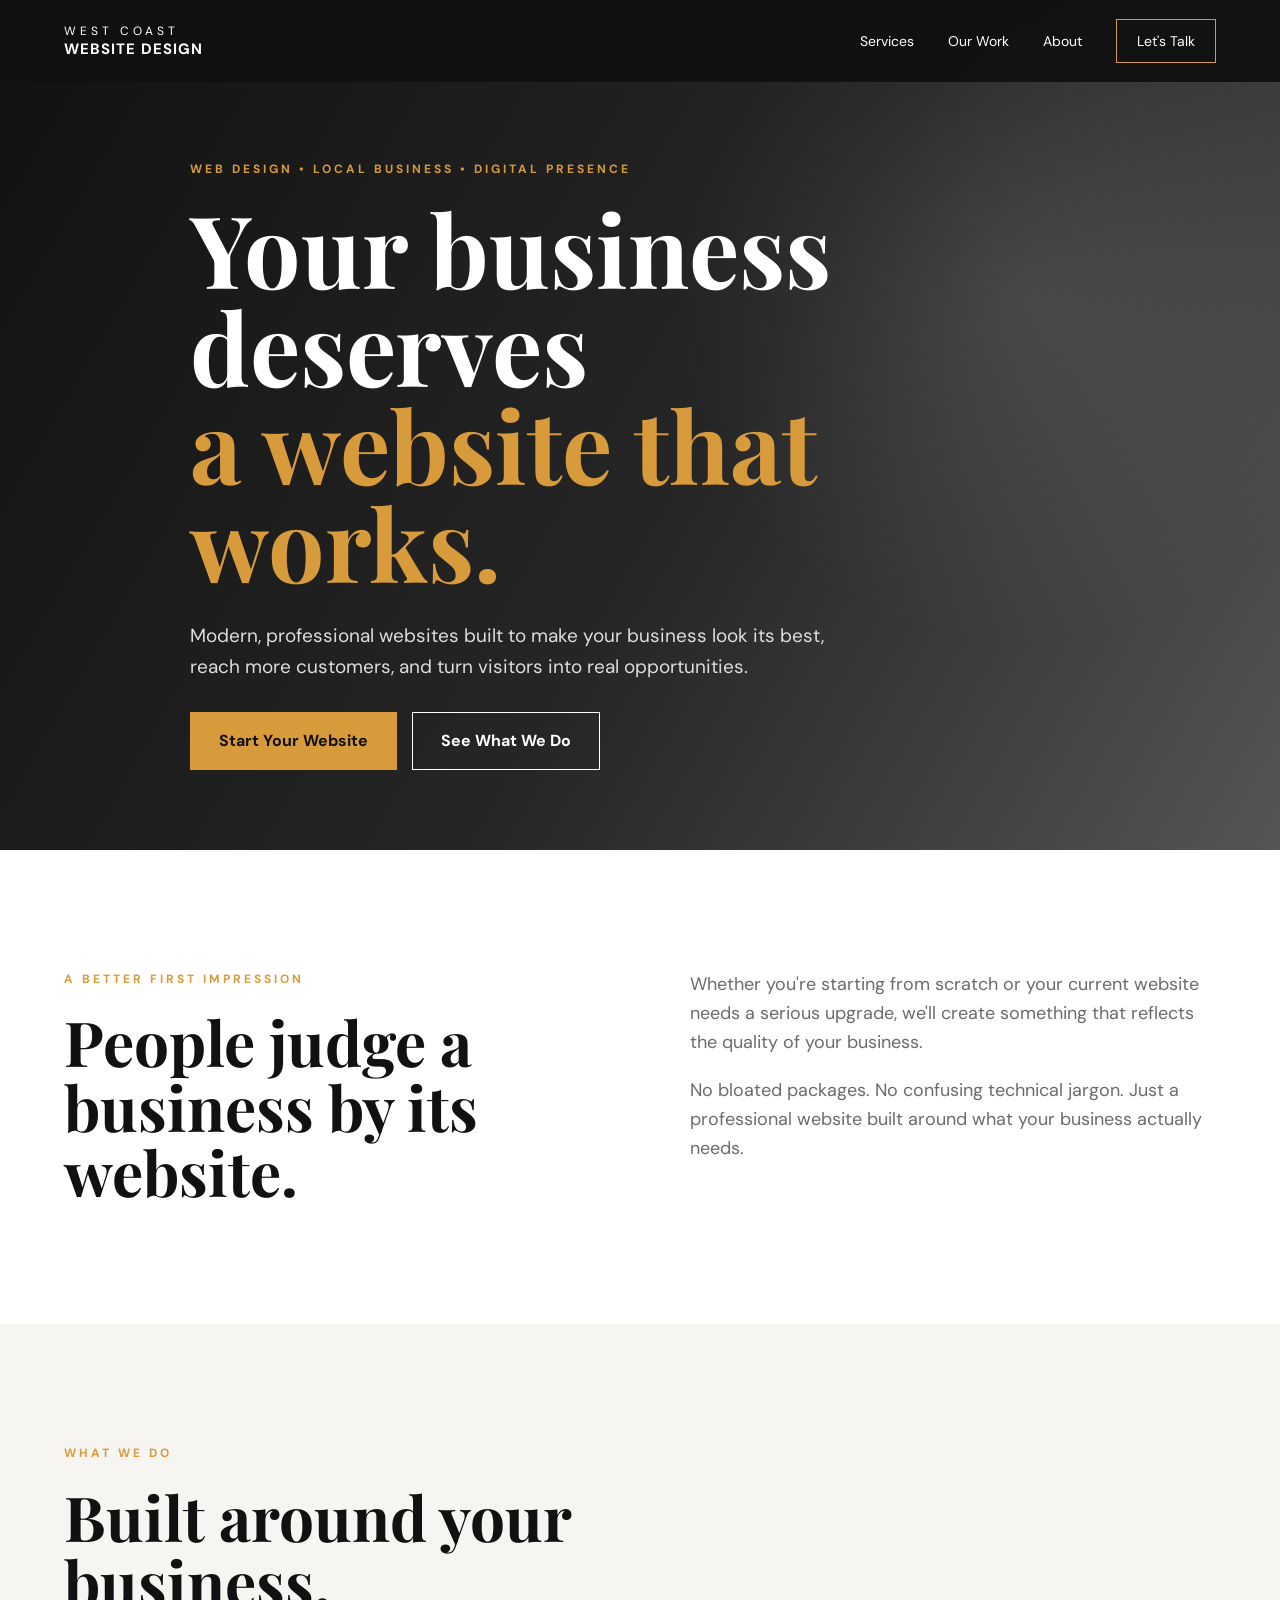
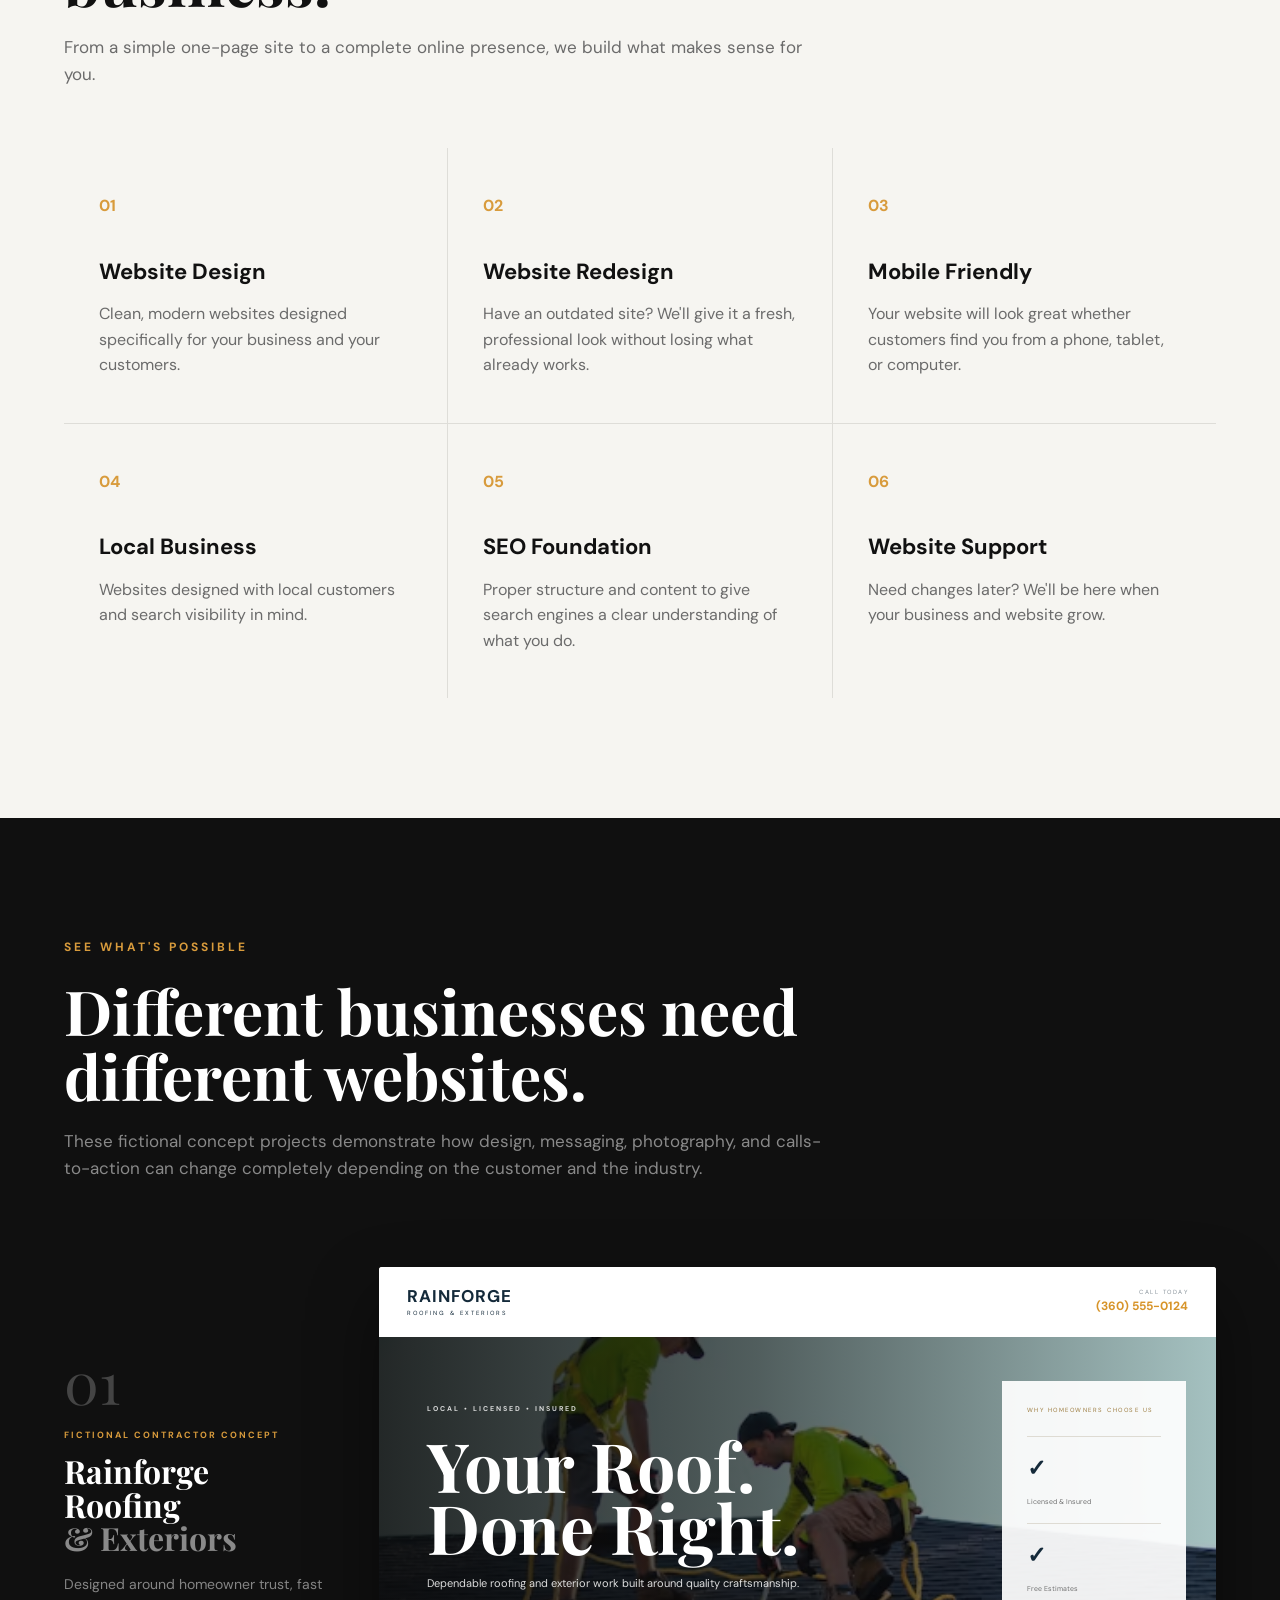
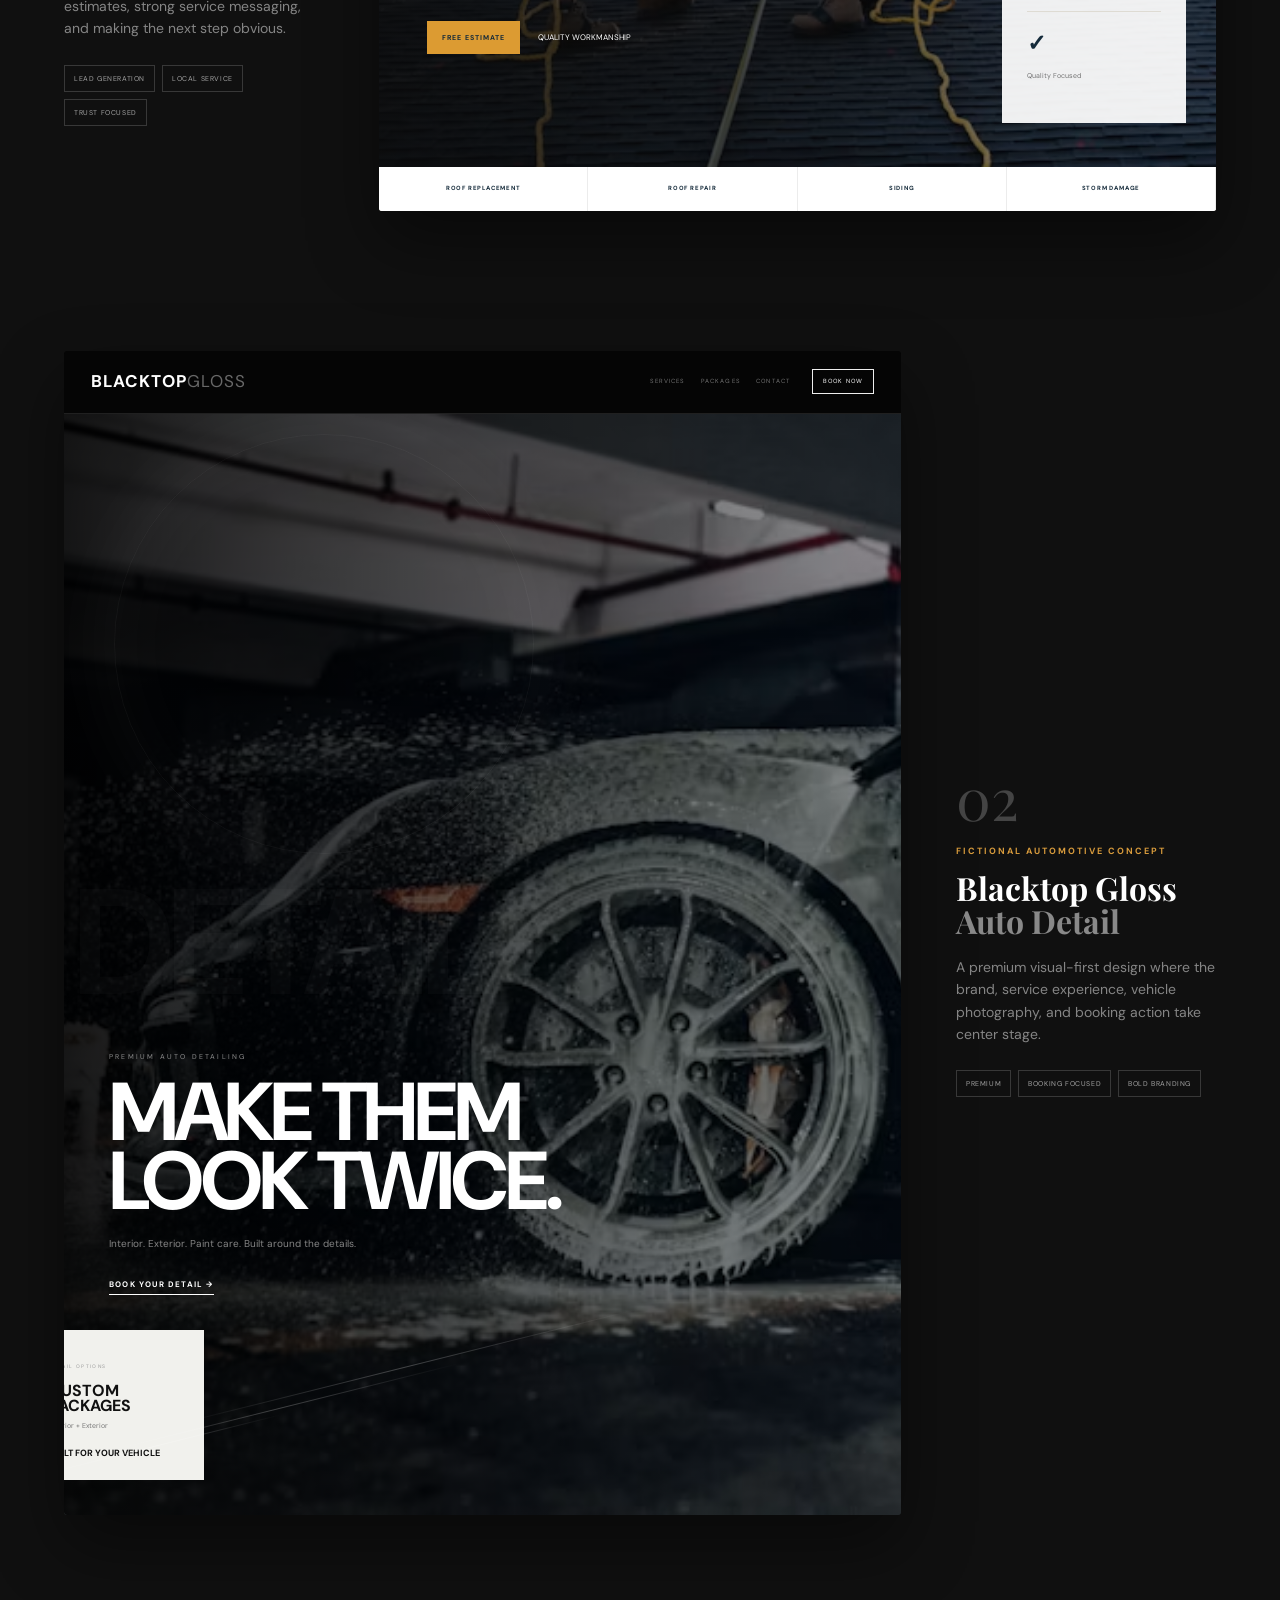
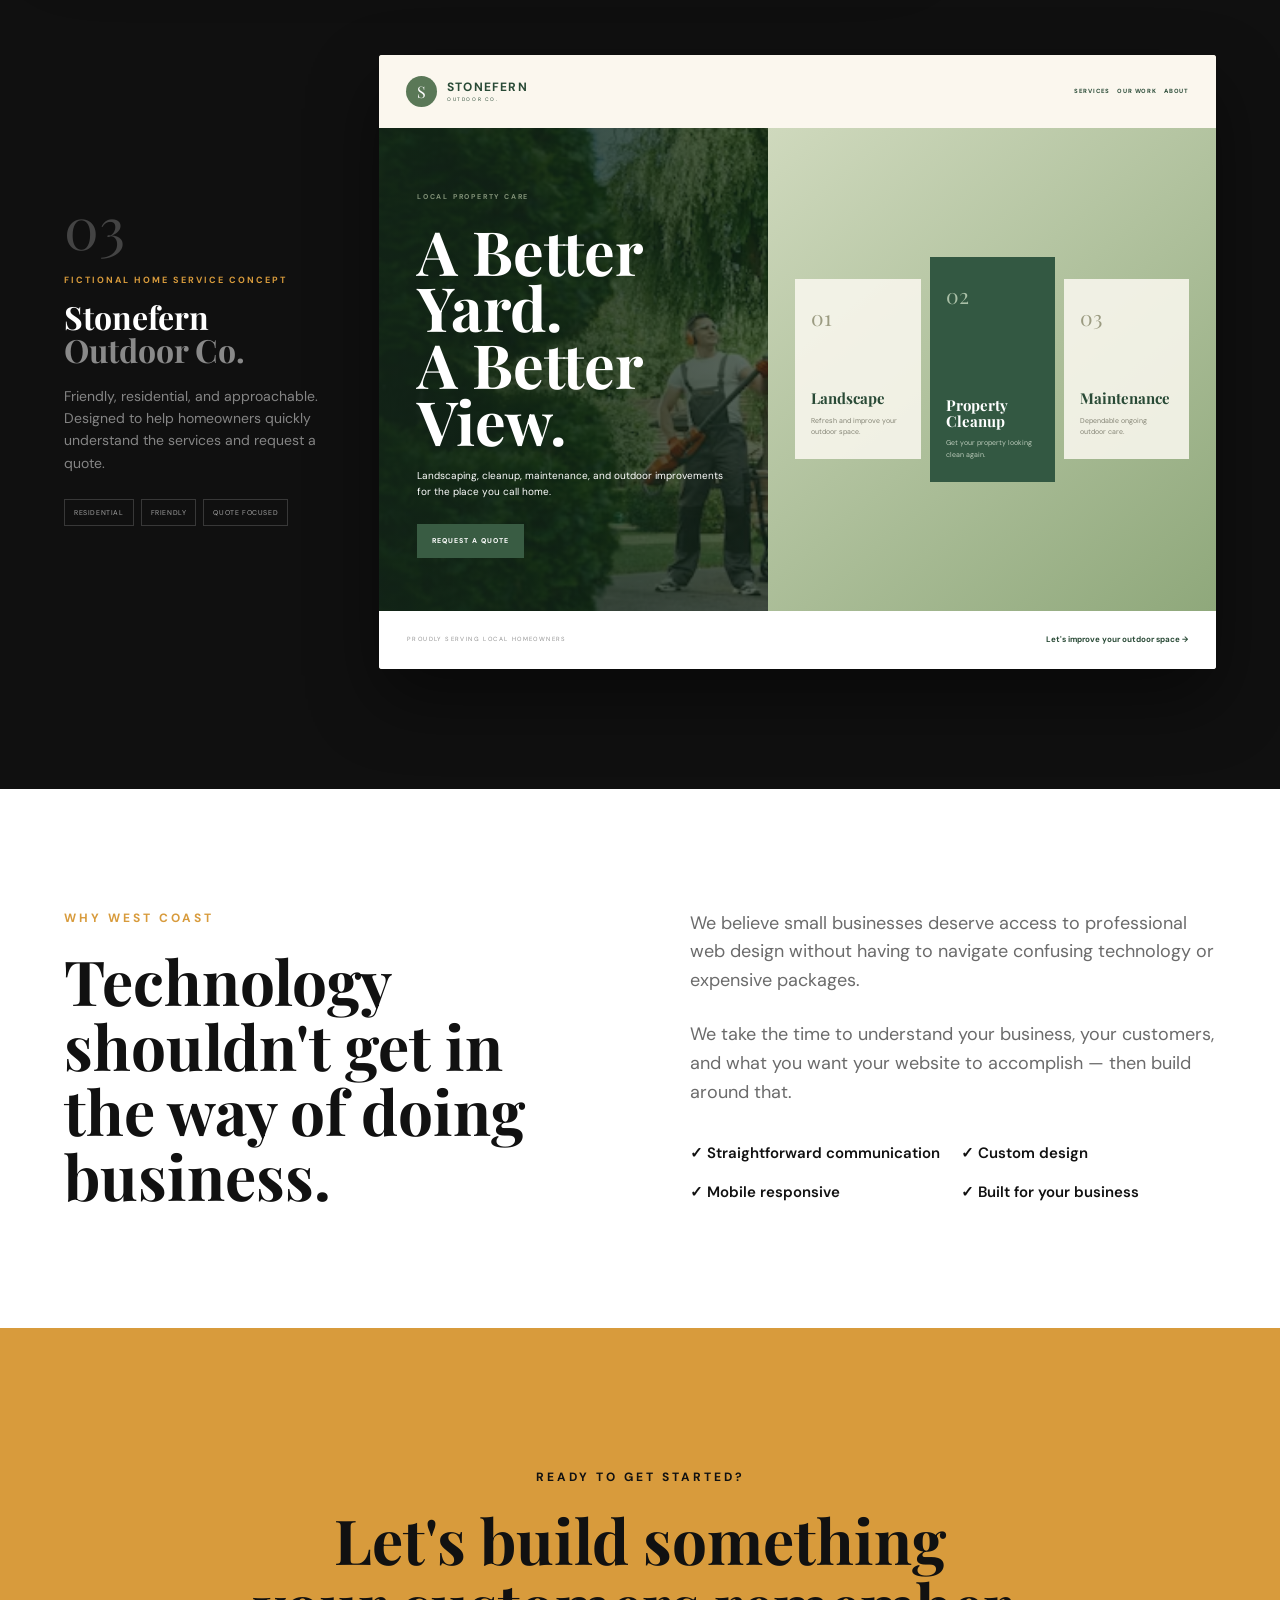
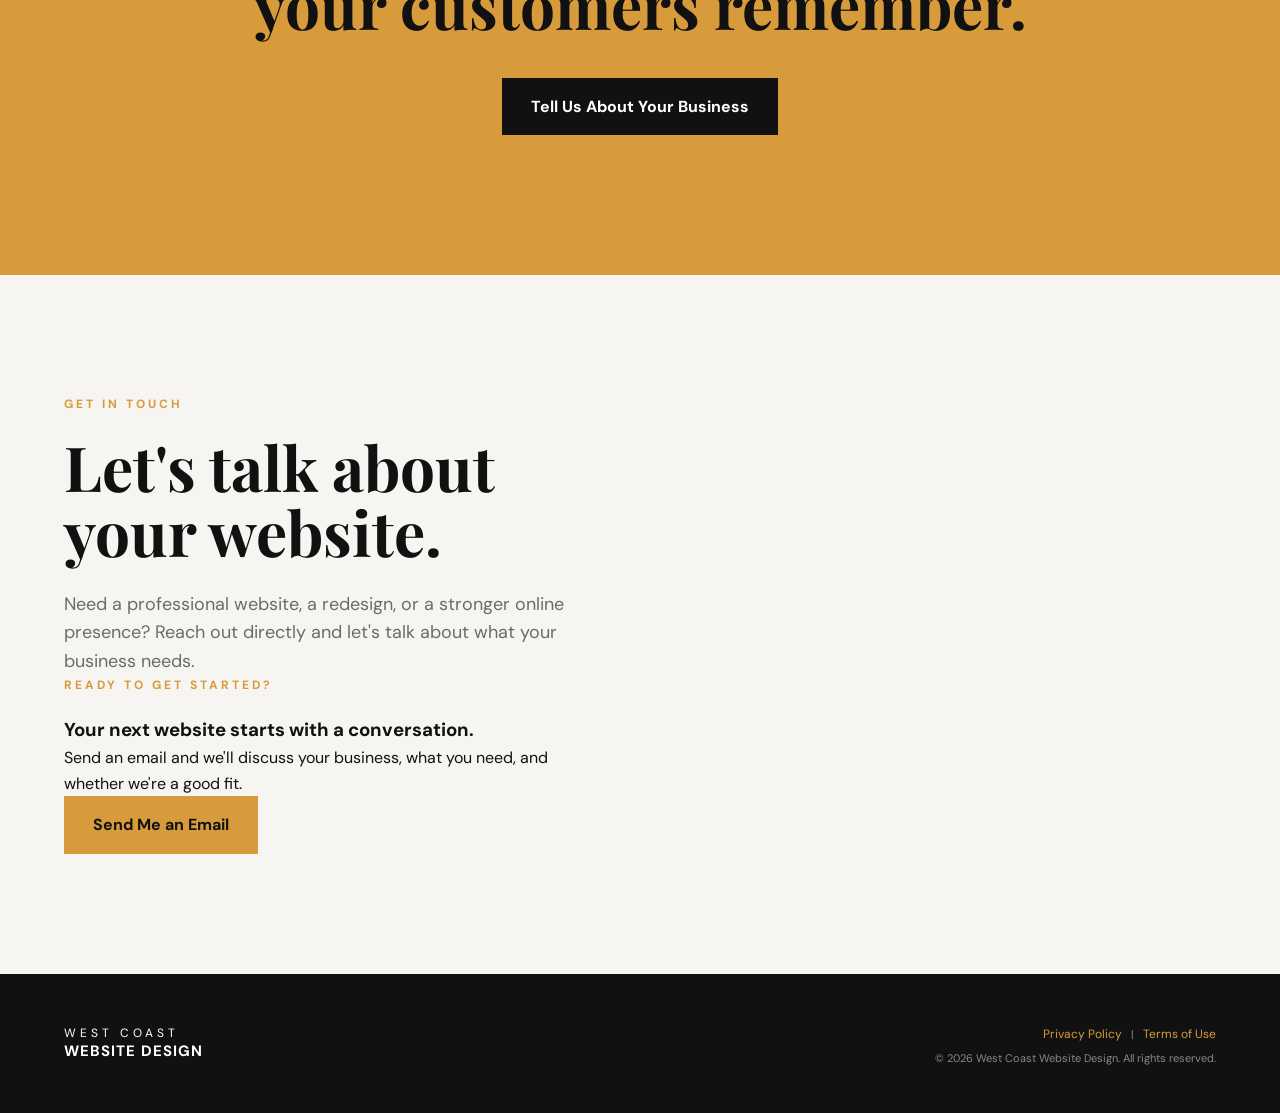
<file: index.html>
<!DOCTYPE html>
<html lang="en">

<head>
    <meta charset="UTF-8">

    <meta
        name="viewport"
        content="width=device-width, initial-scale=1.0"
    >

    <title>
        West Coast Website Design | Professional Websites for Small Businesses
    </title>

    <meta
        name="description"
        content="West Coast Website Design creates modern, professional websites for small businesses. Custom website design, redesign, mobile optimization, SEO foundations, and website support."
    >

    <meta
        name="author"
        content="West Coast Website Design"
    >

    <link
        rel="stylesheet"
        href="style.css"
    >
</head>


<body>


    <!-- ========================================
         NAVIGATION
    ========================================= -->

    <header class="navbar">

        <div class="container nav-container">

            <a href="#home" class="logo">

                <span>
                    WEST COAST
                </span>

                <strong>
                    WEBSITE DESIGN
                </strong>

            </a>


            <nav>

                <a href="#services">
                    Services
                </a>

                <a href="#work">
                    Our Work
                </a>

                <a href="#about">
                    About
                </a>

                <a
                    href="#contact"
                    class="nav-button"
                >
                    Let's Talk
                </a>

            </nav>


            <button
                class="menu-toggle"
                type="button"
                aria-label="Open navigation menu"
                aria-expanded="false"
            >
                ☰
            </button>

        </div>

    </header>



    <!-- ========================================
         HERO
    ========================================= -->

    <section
        id="home"
        class="hero"
    >

        <div class="hero-overlay"></div>


        <div class="container hero-content">

            <p class="eyebrow">
                WEB DESIGN • LOCAL BUSINESS • DIGITAL PRESENCE
            </p>


            <h1>
                Your business deserves
                <span>
                    a website that works.
                </span>
            </h1>


            <p class="hero-text">

                Modern, professional websites built to make your
                business look its best, reach more customers, and
                turn visitors into real opportunities.

            </p>


            <div class="hero-buttons">

                <a
                    href="#contact"
                    class="button primary"
                >
                    Start Your Website
                </a>


                <a
                    href="#services"
                    class="button secondary"
                >
                    See What We Do
                </a>

            </div>

        </div>

    </section>



    <!-- ========================================
         INTRODUCTION
    ========================================= -->

    <section class="intro">

        <div class="container intro-grid">

            <div>

                <p class="eyebrow">
                    A BETTER FIRST IMPRESSION
                </p>

                <h2>
                    People judge a business by its website.
                </h2>

            </div>


            <div>

                <p>

                    Whether you're starting from scratch or your
                    current website needs a serious upgrade, we'll
                    create something that reflects the quality of
                    your business.

                </p>


                <p>

                    No bloated packages. No confusing technical
                    jargon. Just a professional website built around
                    what your business actually needs.

                </p>

            </div>

        </div>

    </section>



    <!-- ========================================
         SERVICES
    ========================================= -->

    <section
        id="services"
        class="services"
    >

        <div class="container">


            <div class="section-heading">

                <p class="eyebrow">
                    WHAT WE DO
                </p>


                <h2>
                    Built around your business.
                </h2>


                <p>

                    From a simple one-page site to a complete online
                    presence, we build what makes sense for you.

                </p>

            </div>



            <div class="service-grid">


                <article class="service-card">

                    <div class="service-number">
                        01
                    </div>

                    <h3>
                        Website Design
                    </h3>

                    <p>

                        Clean, modern websites designed specifically
                        for your business and your customers.

                    </p>

                </article>



                <article class="service-card">

                    <div class="service-number">
                        02
                    </div>

                    <h3>
                        Website Redesign
                    </h3>

                    <p>

                        Have an outdated site? We'll give it a fresh,
                        professional look without losing what already
                        works.

                    </p>

                </article>



                <article class="service-card">

                    <div class="service-number">
                        03
                    </div>

                    <h3>
                        Mobile Friendly
                    </h3>

                    <p>

                        Your website will look great whether customers
                        find you from a phone, tablet, or computer.

                    </p>

                </article>



                <article class="service-card">

                    <div class="service-number">
                        04
                    </div>

                    <h3>
                        Local Business
                    </h3>

                    <p>

                        Websites designed with local customers and
                        search visibility in mind.

                    </p>

                </article>



                <article class="service-card">

                    <div class="service-number">
                        05
                    </div>

                    <h3>
                        SEO Foundation
                    </h3>

                    <p>

                        Proper structure and content to give search
                        engines a clear understanding of what you do.

                    </p>

                </article>



                <article class="service-card">

                    <div class="service-number">
                        06
                    </div>

                    <h3>
                        Website Support
                    </h3>

                    <p>

                        Need changes later? We'll be here when your
                        business and website grow.

                    </p>

                </article>


            </div>

        </div>

    </section>



<!-- ========================================
     PORTFOLIO
========================================= -->

<section
    id="work"
    class="work"
>

    <div class="container">


        <div class="section-heading work-heading">

            <p class="eyebrow">
                SEE WHAT'S POSSIBLE
            </p>

            <h2>
                Different businesses need different websites.
            </h2>

            <p>
                These fictional concept projects demonstrate how design,
                messaging, photography, and calls-to-action can change
                completely depending on the customer and the industry.
            </p>

        </div>



        <div class="portfolio-showcase">


            <!-- ========================================
                 CONCEPT 01 — ROOFING
            ========================================= -->

            <article class="showcase-project roofing-showcase">


                <div class="showcase-description">

                    <span class="project-number">
                        01
                    </span>

                    <p class="concept-label">
                        FICTIONAL CONTRACTOR CONCEPT
                    </p>

                    <h3>
                        Rainforge Roofing
                        <span>&amp; Exteriors</span>
                    </h3>

                    <p>
                        Designed around homeowner trust, fast estimates,
                        strong service messaging, and making the next step
                        obvious.
                    </p>

                    <div class="project-tags">

                        <span>
                            Lead Generation
                        </span>

                        <span>
                            Local Service
                        </span>

                        <span>
                            Trust Focused
                        </span>

                    </div>

                </div>



                <div class="roofing-preview site-preview">


                    <div class="roofing-preview-nav">

                        <div class="roofing-brand">

                            <strong>
                                RAINFORGE
                            </strong>

                            <small>
                                ROOFING &amp; EXTERIORS
                            </small>

                        </div>


                        <div class="roofing-phone">

                            <small>
                                CALL TODAY
                            </small>

                            <strong>
                                (360) 555-0124
                            </strong>

                        </div>

                    </div>



                    <div class="roofing-preview-hero concept-photo-wrapper">


                        <img
                            src="images/roofingcontractors.avif"
                            alt="Roofing professionals working on a residential roof"
                            class="concept-photo roofing-concept-photo"
                            loading="lazy"
                        >


                        <div class="concept-photo-overlay"></div>


                        <div class="roofing-main concept-photo-content">

                            <span class="roofing-kicker">
                                LOCAL • LICENSED • INSURED
                            </span>

                            <h4>
                                Your Roof.<br>
                                Done Right.
                            </h4>

                            <p>
                                Dependable roofing and exterior work
                                built around quality craftsmanship.
                            </p>

                            <div class="roofing-preview-actions">

                                <span class="preview-cta">
                                    FREE ESTIMATE
                                </span>

                                <span class="review-proof">
                                    QUALITY WORKMANSHIP
                                </span>

                            </div>

                        </div>



                        <div class="roofing-feature-panel concept-photo-content">

                            <small>
                                WHY HOMEOWNERS CHOOSE US
                            </small>

                            <div>

                                <strong>
                                    ✓
                                </strong>

                                <span>
                                    Licensed &amp; Insured
                                </span>

                            </div>

                            <div>

                                <strong>
                                    ✓
                                </strong>

                                <span>
                                    Free Estimates
                                </span>

                            </div>

                            <div>

                                <strong>
                                    ✓
                                </strong>

                                <span>
                                    Quality Focused
                                </span>

                            </div>

                        </div>


                    </div>


                    <div class="roofing-services-bar">

                        <span>
                            ROOF REPLACEMENT
                        </span>

                        <span>
                            ROOF REPAIR
                        </span>

                        <span>
                            SIDING
                        </span>

                        <span>
                            STORM DAMAGE
                        </span>

                    </div>


                </div>


            </article>



            <!-- ========================================
                 CONCEPT 02 — AUTO DETAIL
            ========================================= -->

            <article class="showcase-project auto-showcase">


                <div class="auto-preview site-preview">


                    <div class="auto-preview-nav">

                        <div class="auto-preview-logo">
                            BLACKTOP<span>GLOSS</span>
                        </div>


                        <div class="auto-preview-links">
                            SERVICES
                            &nbsp;&nbsp;&nbsp;
                            PACKAGES
                            &nbsp;&nbsp;&nbsp;
                            CONTACT
                        </div>


                        <span class="auto-nav-cta">
                            BOOK NOW
                        </span>

                    </div>



                    <div class="auto-preview-hero concept-photo-wrapper">


                        <img
                            src="images/washingtheporsche.avif"
                            alt="Professional automotive detailing with soap being applied to a vehicle"
                            class="concept-photo auto-concept-photo"
                            loading="lazy"
                        >


                        <div class="concept-photo-overlay auto-photo-overlay"></div>


                        <div class="auto-glow"></div>


                        <div class="auto-large-type concept-photo-content">
                            DETAIL
                        </div>


                        <div class="auto-preview-copy concept-photo-content">

                            <p>
                                PREMIUM AUTO DETAILING
                            </p>

                            <h4>
                                MAKE THEM<br>
                                LOOK TWICE.
                            </h4>

                            <span>
                                Interior. Exterior. Paint care.
                                Built around the details.
                            </span>

                            <strong>
                                BOOK YOUR DETAIL →
                            </strong>

                        </div>



                        <div class="auto-package concept-photo-content">

                            <span>
                                DETAIL OPTIONS
                            </span>

                            <h5>
                                CUSTOM
                                PACKAGES
                            </h5>

                            <p>
                                Interior + Exterior
                            </p>

                            <strong>
                                BUILT FOR YOUR VEHICLE
                            </strong>

                        </div>


                        <div class="auto-line auto-line-one"></div>
                        <div class="auto-line auto-line-two"></div>
                        <div class="auto-line auto-line-three"></div>


                    </div>


                </div>



                <div class="showcase-description auto-description">

                    <span class="project-number">
                        02
                    </span>

                    <p class="concept-label">
                        FICTIONAL AUTOMOTIVE CONCEPT
                    </p>

                    <h3>
                        Blacktop Gloss
                        <span>Auto Detail</span>
                    </h3>

                    <p>
                        A premium visual-first design where the brand,
                        service experience, vehicle photography, and booking
                        action take center stage.
                    </p>

                    <div class="project-tags">

                        <span>
                            Premium
                        </span>

                        <span>
                            Booking Focused
                        </span>

                        <span>
                            Bold Branding
                        </span>

                    </div>

                </div>


            </article>



            <!-- ========================================
                 CONCEPT 03 — LANDSCAPING
            ========================================= -->

            <article class="showcase-project landscaping-showcase">


                <div class="showcase-description">

                    <span class="project-number">
                        03
                    </span>

                    <p class="concept-label">
                        FICTIONAL HOME SERVICE CONCEPT
                    </p>

                    <h3>
                        Stonefern
                        <span>Outdoor Co.</span>
                    </h3>

                    <p>
                        Friendly, residential, and approachable.
                        Designed to help homeowners quickly understand
                        the services and request a quote.
                    </p>

                    <div class="project-tags">

                        <span>
                            Residential
                        </span>

                        <span>
                            Friendly
                        </span>

                        <span>
                            Quote Focused
                        </span>

                    </div>

                </div>



                <div class="landscape-preview site-preview">


                    <div class="landscape-preview-nav">

                        <div class="landscape-preview-brand">

                            <span class="landscape-mark">
                                S
                            </span>

                            <div>

                                <strong>
                                    STONEFERN
                                </strong>

                                <small>
                                    OUTDOOR CO.
                                </small>

                            </div>

                        </div>


                        <div class="landscape-preview-links">
                            SERVICES
                            &nbsp;&nbsp;
                            OUR WORK
                            &nbsp;&nbsp;
                            ABOUT
                        </div>

                    </div>



                    <div class="landscape-preview-body concept-photo-wrapper">


                        <img
                            src="images/weedeatingbushes.avif"
                            alt="Landscaping professional trimming a large residential hedge"
                            class="concept-photo landscape-concept-photo"
                            loading="lazy"
                        >


                        <div class="concept-photo-overlay landscape-photo-overlay"></div>


                        <div class="landscape-preview-copy concept-photo-content">

                            <span>
                                LOCAL PROPERTY CARE
                            </span>

                            <h4>
                                A Better Yard.<br>
                                A Better View.
                            </h4>

                            <p>
                                Landscaping, cleanup, maintenance,
                                and outdoor improvements for the
                                place you call home.
                            </p>

                            <span class="landscape-preview-button">
                                REQUEST A QUOTE
                            </span>

                        </div>



                        <div class="landscape-service-cards concept-photo-content">


                            <div class="landscape-service-card">

                                <span>
                                    01
                                </span>

                                <strong>
                                    Landscape
                                </strong>

                                <p>
                                    Refresh and improve your outdoor space.
                                </p>

                            </div>


                            <div class="landscape-service-card featured">

                                <span>
                                    02
                                </span>

                                <strong>
                                    Property Cleanup
                                </strong>

                                <p>
                                    Get your property looking clean again.
                                </p>

                            </div>


                            <div class="landscape-service-card">

                                <span>
                                    03
                                </span>

                                <strong>
                                    Maintenance
                                </strong>

                                <p>
                                    Dependable ongoing outdoor care.
                                </p>

                            </div>


                        </div>


                    </div>



                    <div class="landscape-footer-message">

                        <span>
                            PROUDLY SERVING LOCAL HOMEOWNERS
                        </span>

                        <strong>
                            Let's improve your outdoor space →
                        </strong>

                    </div>


                </div>


            </article>


        </div>

    </div>

</section>



    <!-- ========================================
         ABOUT
    ========================================= -->

    <section
        id="about"
        class="about"
    >

        <div class="container about-grid">


            <div>

                <p class="eyebrow">
                    WHY WEST COAST
                </p>


                <h2>
                    Technology shouldn't get in the way of doing business.
                </h2>

            </div>



            <div class="about-text">


                <p>

                    We believe small businesses deserve access to
                    professional web design without having to navigate
                    confusing technology or expensive packages.

                </p>


                <p>

                    We take the time to understand your business,
                    your customers, and what you want your website to
                    accomplish — then build around that.

                </p>



                <div class="about-points">

                    <div>
                        ✓ Straightforward communication
                    </div>

                    <div>
                        ✓ Custom design
                    </div>

                    <div>
                        ✓ Mobile responsive
                    </div>

                    <div>
                        ✓ Built for your business
                    </div>

                </div>


            </div>

        </div>

    </section>



    <!-- ========================================
         CALL TO ACTION
    ========================================= -->

    <section class="cta">

        <div class="container">


            <p class="eyebrow">
                READY TO GET STARTED?
            </p>


            <h2>
                Let's build something<br>
                your customers remember.
            </h2>


            <a
                href="#contact"
                class="button primary"
            >
                Tell Us About Your Business
            </a>


        </div>

    </section>



    <!-- ========================================
     CONTACT
    ========================================= -->

    <section
        id="contact"
        class="contact"
    >

        <div class="container contact-grid">


            <div>

                <p class="eyebrow">
                    GET IN TOUCH
                </p>


                <h2>
                    Let's talk about your website.
                </h2>


                <p>
                    Need a professional website, a redesign, or a stronger
                    online presence? Reach out directly and let's talk about
                    what your business needs.
                </p>

        
        <div class="contact-cta">

            <p class="eyebrow">
                READY TO GET STARTED?
            </p>


            <h3>
                Your next website starts with a conversation.
            </h3>


            <p>
                Send an email and we'll discuss your business,
                what you need, and whether we're a good fit.
            </p>


            <a
                href="mailto:cliffvian@westcoastwebsitedesign.com"
                class="button primary"
            >
                Send Me an Email
            </a>

        </div>


    </div>

</section>


    <!-- ========================================
     FOOTER
    ========================================= -->

    <footer>

        <div class="container footer-content">


            <div class="logo">

                <span>
                    WEST COAST
                </span>

                <strong>
                    WEBSITE DESIGN
                </strong>

            </div>



            <div class="footer-contact">

                
                <p class="footer-legal-links">

                    <a href="privacy.html">
                        Privacy Policy
                    </a>

                    <span>
                        &nbsp; | &nbsp;
                    </span>

                    <a href="terms.html">
                        Terms of Use
                    </a>

                </p>


                <p>

                    ©
                    <span data-current-year>
                        2026
                    </span>
                    West Coast Website Design.
                    All rights reserved.

                </p>

            </div>


        </div>

    </footer>



    <script src="script.js"></script>


</body>

</html>
</file>
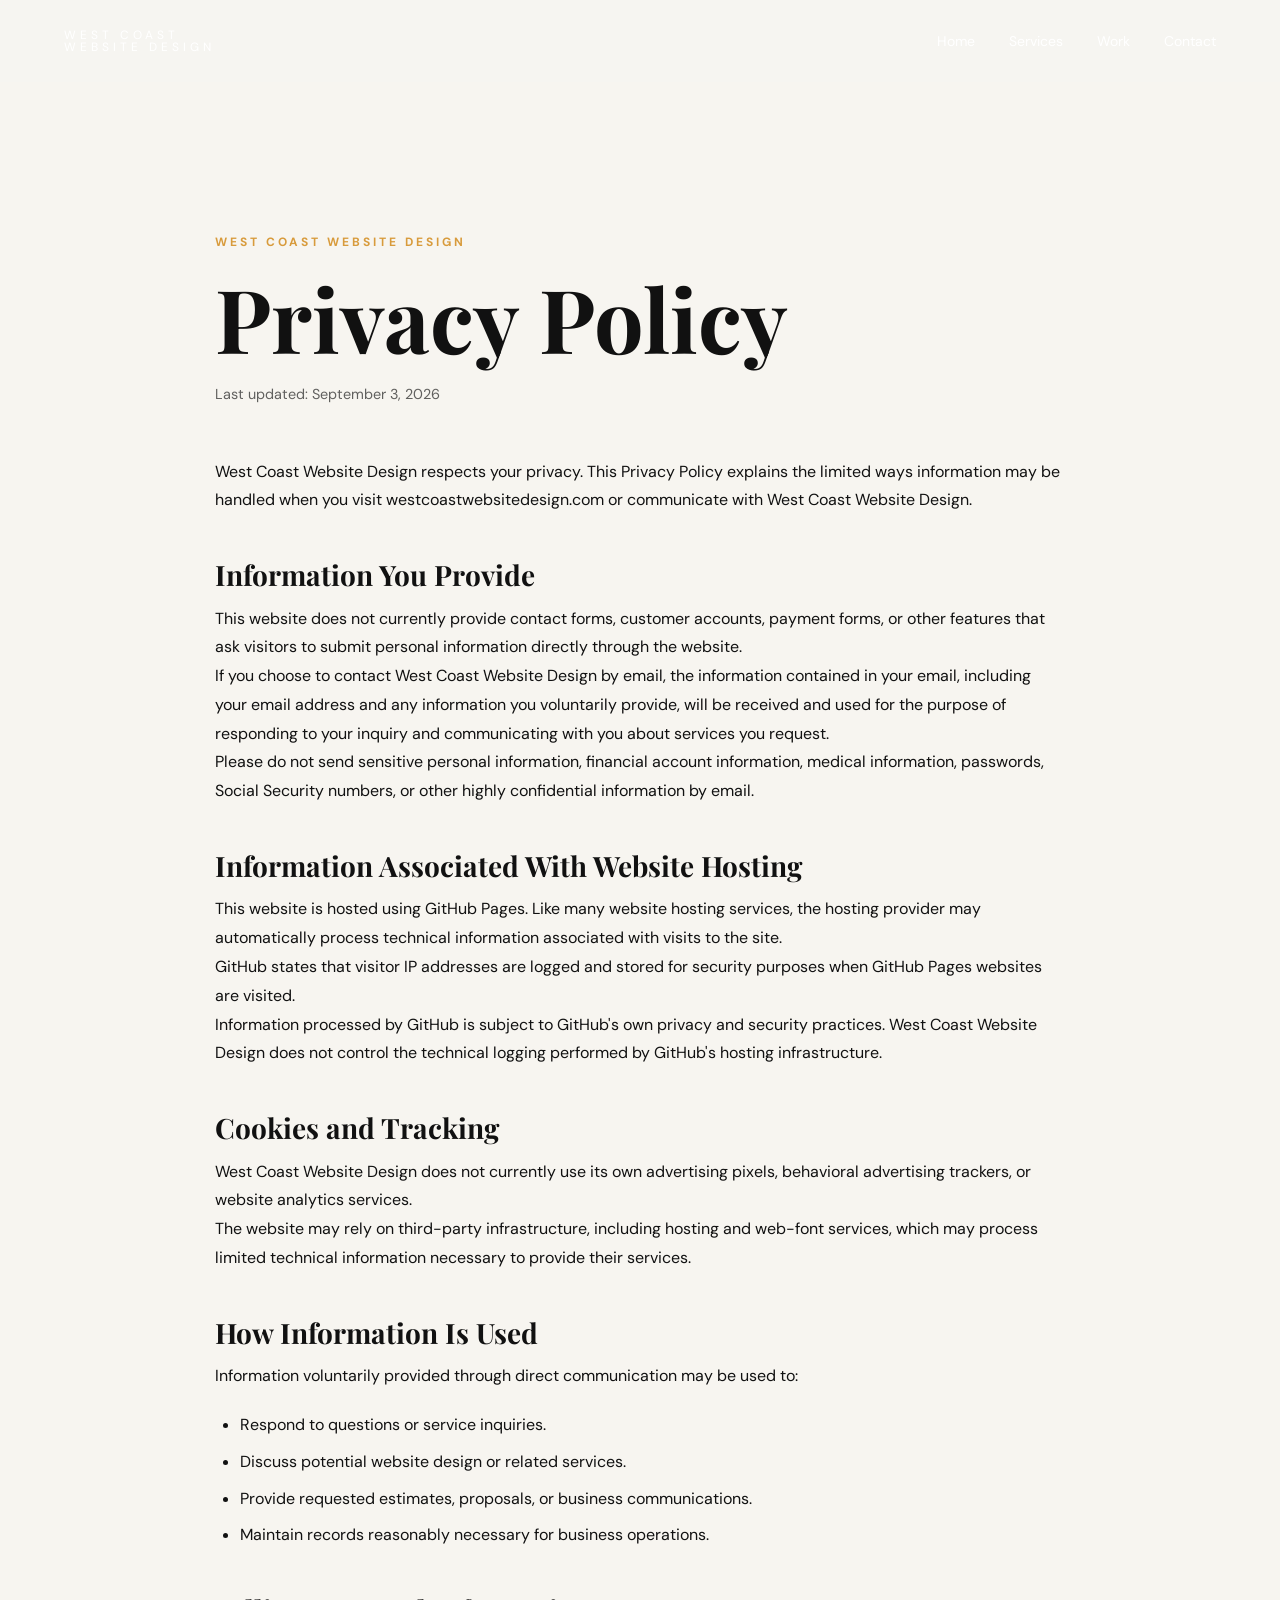
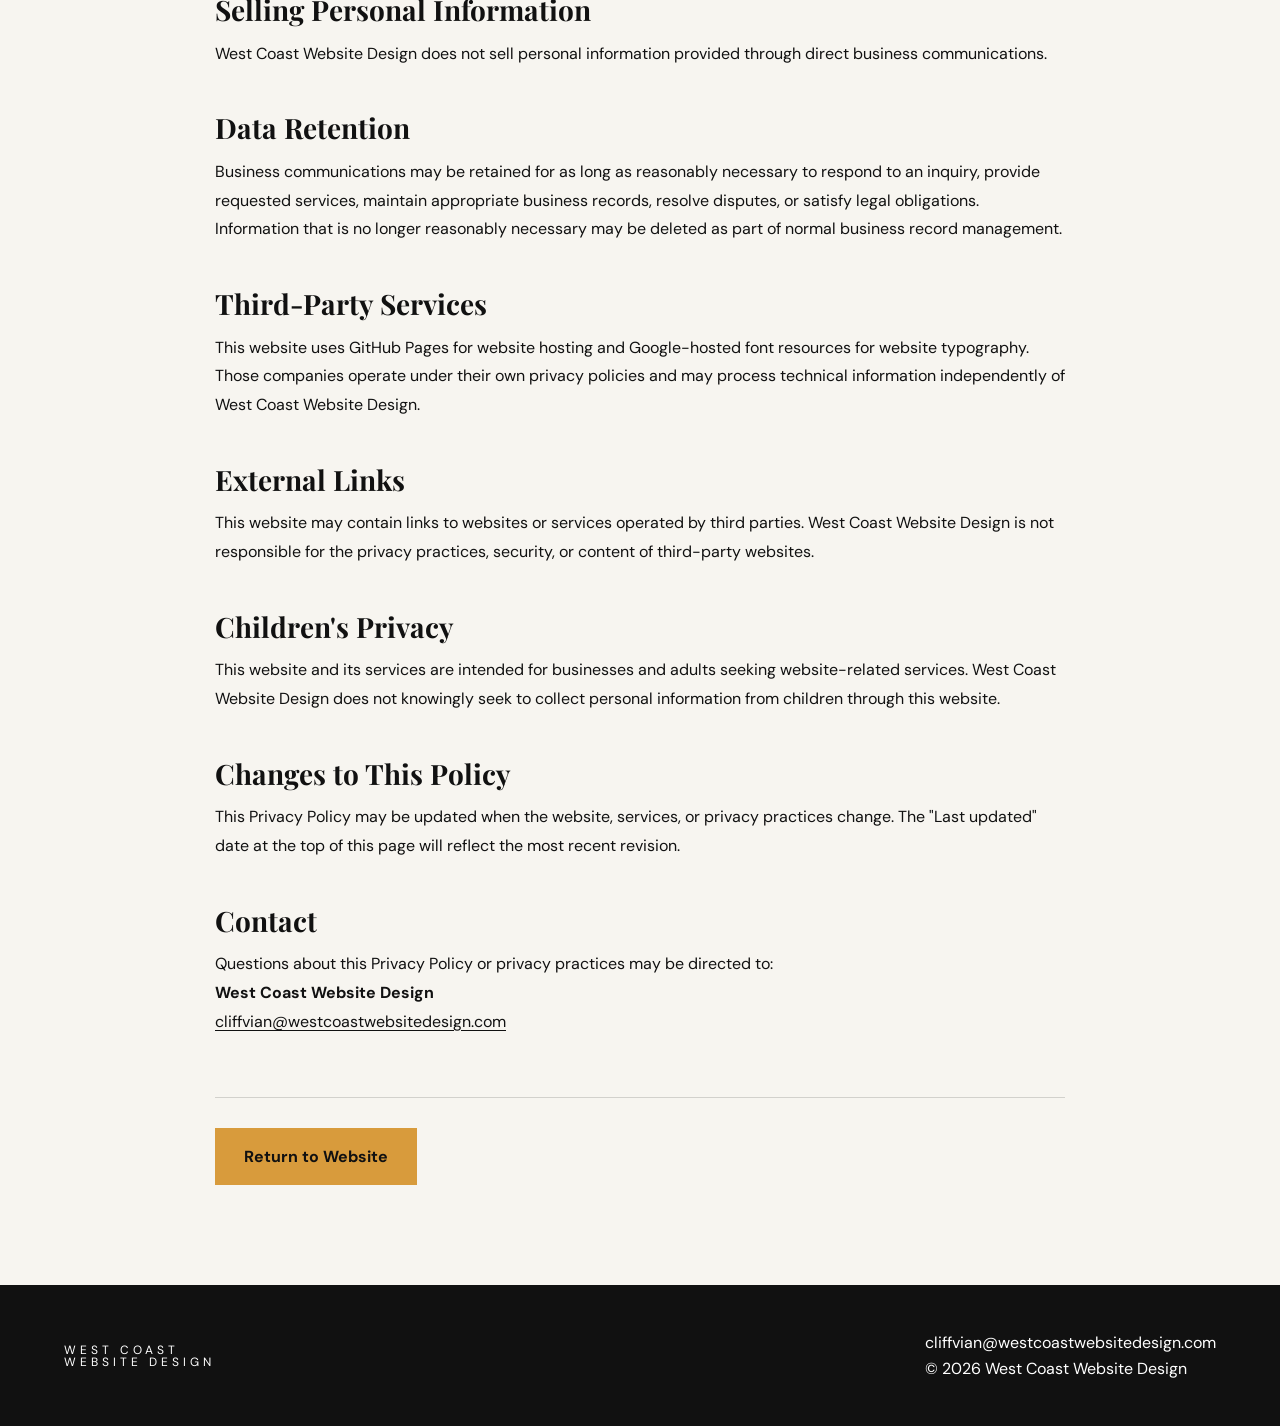
<file: privacy.html>
<!DOCTYPE html>
<html lang="en">

<head>

    <meta charset="UTF-8">

    <meta
        name="viewport"
        content="width=device-width, initial-scale=1.0"
    >

    <meta
        name="description"
        content="Privacy Policy for West Coast Website Design."
    >

    <title>
        Privacy Policy | West Coast Website Design
    </title>

    <link
        rel="preconnect"
        href="https://fonts.googleapis.com"
    >

    <link
        rel="preconnect"
        href="https://fonts.gstatic.com"
        crossorigin
    >

    <link
        href="https://fonts.googleapis.com/css2?family=DM+Sans:wght@400;500;600;700&family=Playfair+Display:wght@600;700&display=swap"
        rel="stylesheet"
    >

    <link
        rel="stylesheet"
        href="style.css"
    >

</head>


<body>


    <!-- ========================================
         NAVIGATION
    ========================================= -->

    <header>

        <div class="container nav-container">

            <a
                href="index.html"
                class="logo"
            >
                <span>WEST COAST</span>
                <span>WEBSITE DESIGN</span>
            </a>


            <nav>

                <a href="index.html">
                    Home
                </a>

                <a href="index.html#services">
                    Services
                </a>

                <a href="index.html#work">
                    Work
                </a>

                <a href="index.html#contact">
                    Contact
                </a>

            </nav>

        </div>

    </header>



    <!-- ========================================
         PRIVACY POLICY
    ========================================= -->

    <main>

        <section class="legal-page">

            <div class="container legal-container">

                <p class="eyebrow">
                    WEST COAST WEBSITE DESIGN
                </p>


                <h1>
                    Privacy Policy
                </h1>


                <p class="legal-updated">
                    Last updated: September 3, 2026
                </p>


                <p>
                    West Coast Website Design respects your privacy.
                    This Privacy Policy explains the limited ways
                    information may be handled when you visit
                    westcoastwebsitedesign.com or communicate with
                    West Coast Website Design.
                </p>


                <h2>
                    Information You Provide
                </h2>


                <p>
                    This website does not currently provide contact
                    forms, customer accounts, payment forms, or other
                    features that ask visitors to submit personal
                    information directly through the website.
                </p>


                <p>
                    If you choose to contact West Coast Website Design
                    by email, the information contained in your email,
                    including your email address and any information
                    you voluntarily provide, will be received and used
                    for the purpose of responding to your inquiry and
                    communicating with you about services you request.
                </p>


                <p>
                    Please do not send sensitive personal information,
                    financial account information, medical information,
                    passwords, Social Security numbers, or other highly
                    confidential information by email.
                </p>


                <h2>
                    Information Associated With Website Hosting
                </h2>


                <p>
                    This website is hosted using GitHub Pages.
                    Like many website hosting services, the hosting
                    provider may automatically process technical
                    information associated with visits to the site.
                </p>


                <p>
                    GitHub states that visitor IP addresses are logged
                    and stored for security purposes when GitHub Pages
                    websites are visited.
                </p>


                <p>
                    Information processed by GitHub is subject to
                    GitHub's own privacy and security practices.
                    West Coast Website Design does not control the
                    technical logging performed by GitHub's hosting
                    infrastructure.
                </p>


                <h2>
                    Cookies and Tracking
                </h2>


                <p>
                    West Coast Website Design does not currently use
                    its own advertising pixels, behavioral advertising
                    trackers, or website analytics services.
                </p>


                <p>
                    The website may rely on third-party infrastructure,
                    including hosting and web-font services, which may
                    process limited technical information necessary to
                    provide their services.
                </p>


                <h2>
                    How Information Is Used
                </h2>


                <p>
                    Information voluntarily provided through direct
                    communication may be used to:
                </p>


                <ul>

                    <li>
                        Respond to questions or service inquiries.
                    </li>

                    <li>
                        Discuss potential website design or related
                        services.
                    </li>

                    <li>
                        Provide requested estimates, proposals, or
                        business communications.
                    </li>

                    <li>
                        Maintain records reasonably necessary for
                        business operations.
                    </li>

                </ul>


                <h2>
                    Selling Personal Information
                </h2>


                <p>
                    West Coast Website Design does not sell personal
                    information provided through direct business
                    communications.
                </p>


                <h2>
                    Data Retention
                </h2>


                <p>
                    Business communications may be retained for as long
                    as reasonably necessary to respond to an inquiry,
                    provide requested services, maintain appropriate
                    business records, resolve disputes, or satisfy
                    legal obligations.
                </p>


                <p>
                    Information that is no longer reasonably necessary
                    may be deleted as part of normal business record
                    management.
                </p>


                <h2>
                    Third-Party Services
                </h2>


                <p>
                    This website uses GitHub Pages for website hosting
                     and Google-hosted font resources for website typography.
                </p>


                <p>
                    Those companies operate under their own privacy
                    policies and may process technical information
                    independently of West Coast Website Design.
                </p>


                <h2>
                    External Links
                </h2>


                <p>
                    This website may contain links to websites or
                    services operated by third parties. West Coast
                    Website Design is not responsible for the privacy
                    practices, security, or content of third-party
                    websites.
                </p>


                <h2>
                    Children's Privacy
                </h2>


                <p>
                    This website and its services are intended for
                    businesses and adults seeking website-related
                    services. West Coast Website Design does not
                    knowingly seek to collect personal information
                    from children through this website.
                </p>


                <h2>
                    Changes to This Policy
                </h2>


                <p>
                    This Privacy Policy may be updated when the website,
                    services, or privacy practices change. The
                    "Last updated" date at the top of this page will
                    reflect the most recent revision.
                </p>


                <h2>
                    Contact
                </h2>


                <p>
                    Questions about this Privacy Policy or privacy
                    practices may be directed to:
                </p>


                <p>
                    <strong>
                        West Coast Website Design
                    </strong>
                </p>


                <p>
                    <a
                        href="mailto:cliffvian@westcoastwebsitedesign.com"
                    >
                        cliffvian@westcoastwebsitedesign.com
                    </a>
                </p>


                <div class="legal-back">

                    <a
                        href="index.html"
                        class="button primary"
                    >
                        Return to Website
                    </a>

                </div>

            </div>

        </section>

    </main>



    <!-- ========================================
         FOOTER
    ========================================= -->

    <footer>

        <div class="container footer-content">

            <div class="logo">

                <span>WEST COAST</span>
                <span>WEBSITE DESIGN</span>

            </div>


            <div>

                <a
                    href="mailto:cliffvian@westcoastwebsitedesign.com"
                >
                    cliffvian@westcoastwebsitedesign.com
                </a>

                <p>
                    © 2026 West Coast Website Design
                </p>

            </div>

        </div>

    </footer>


</body>

</html>
</file>
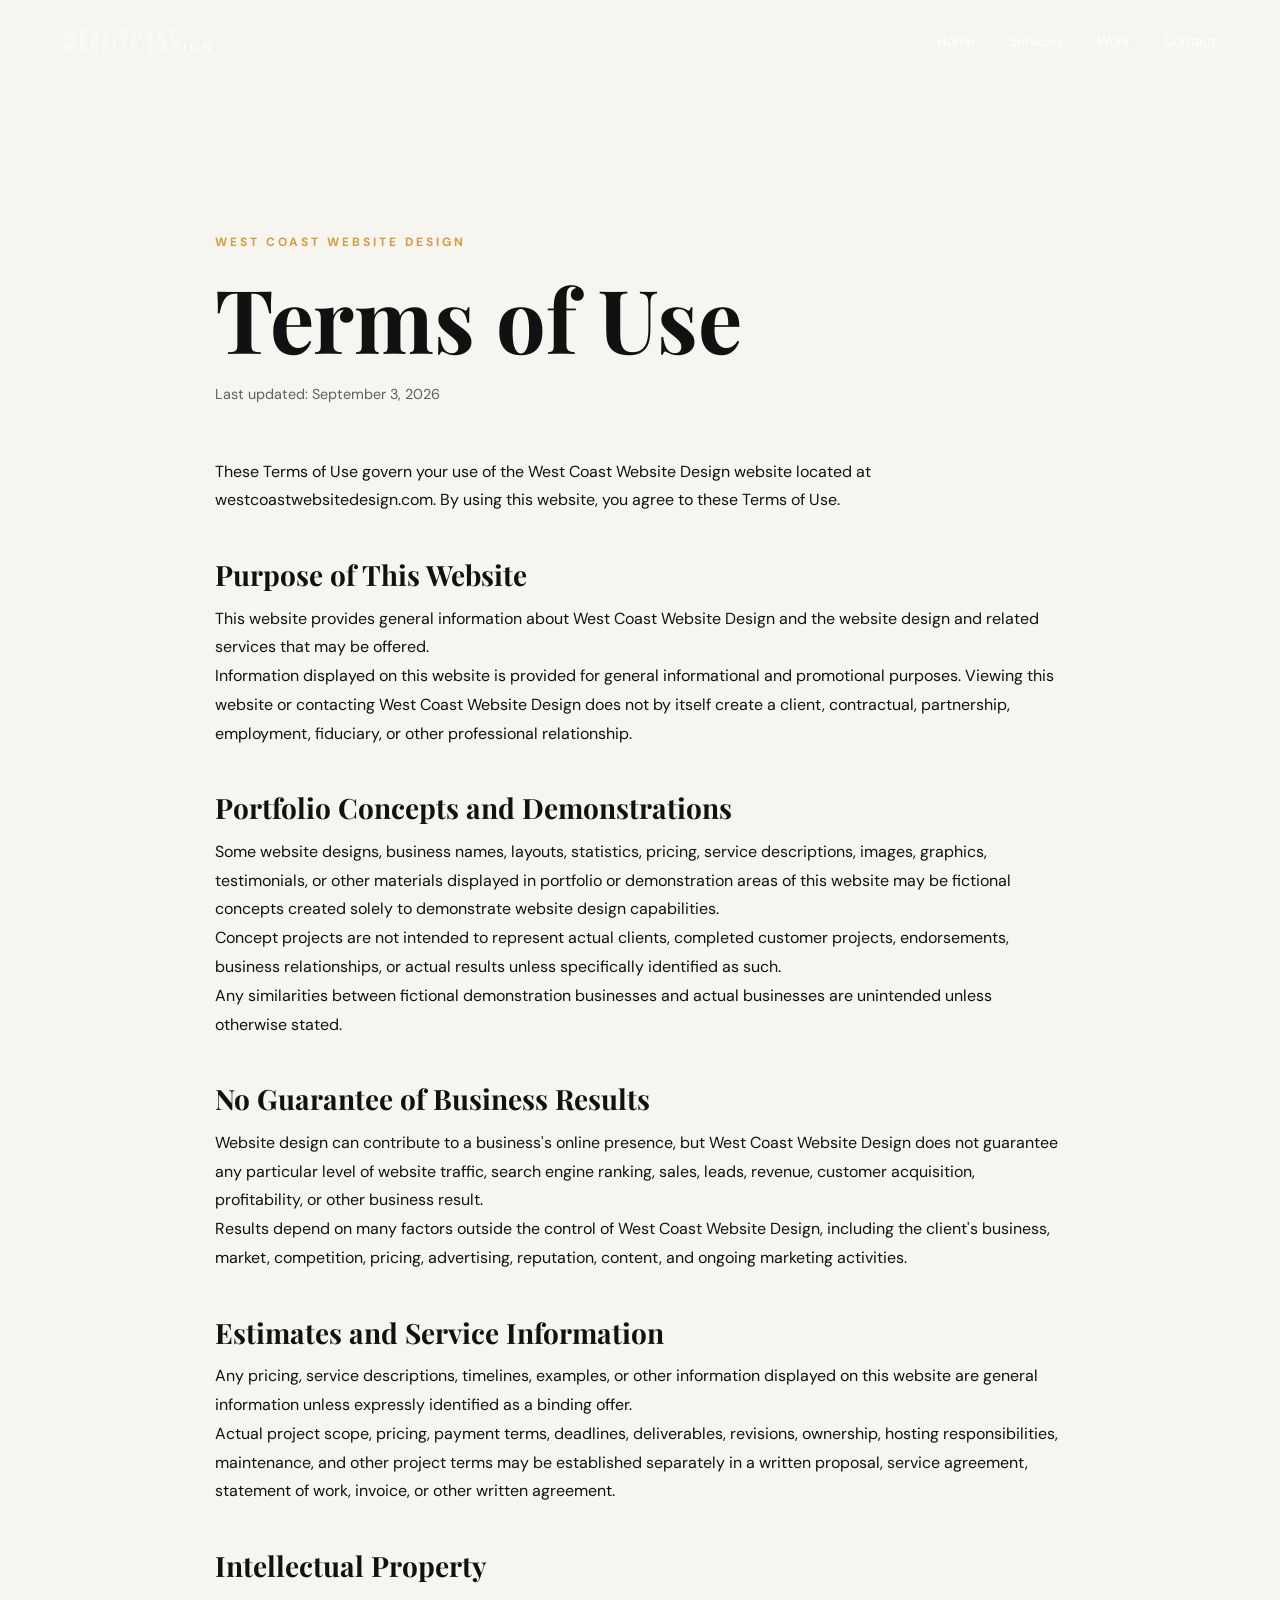
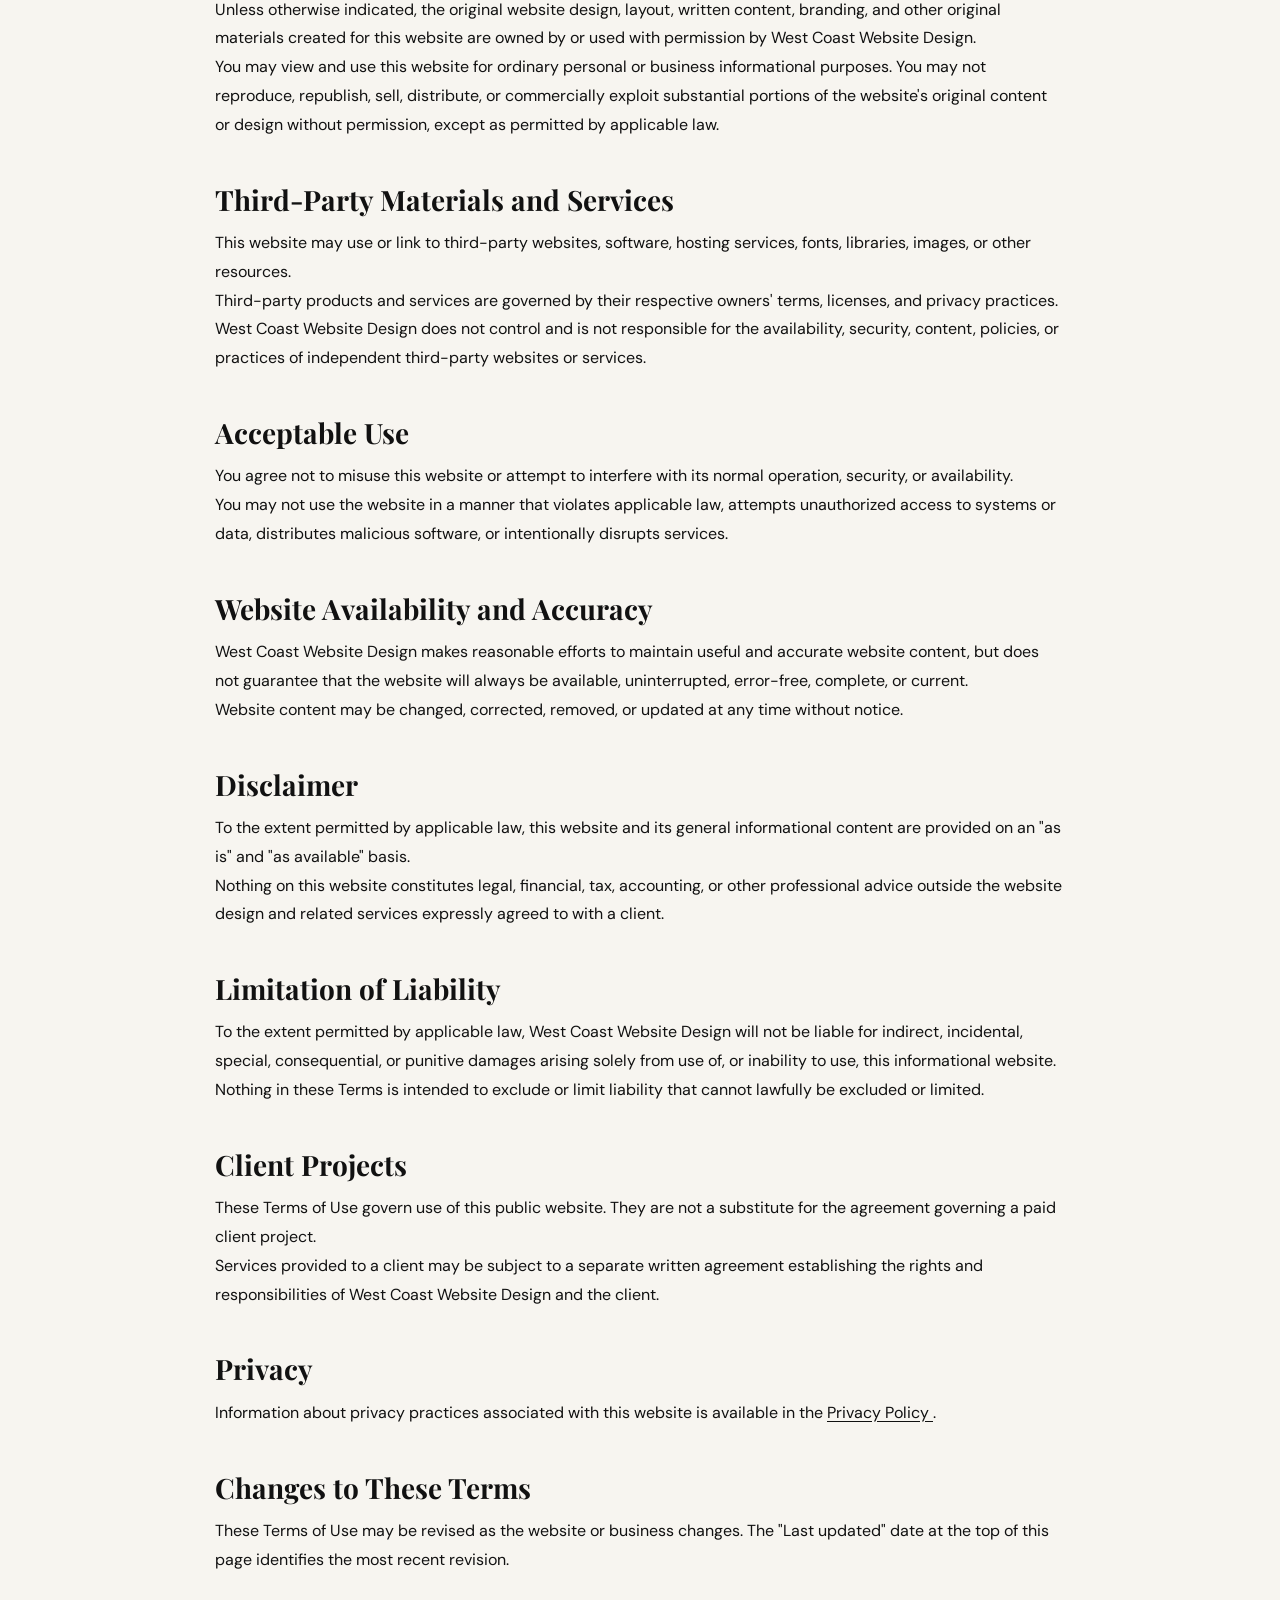
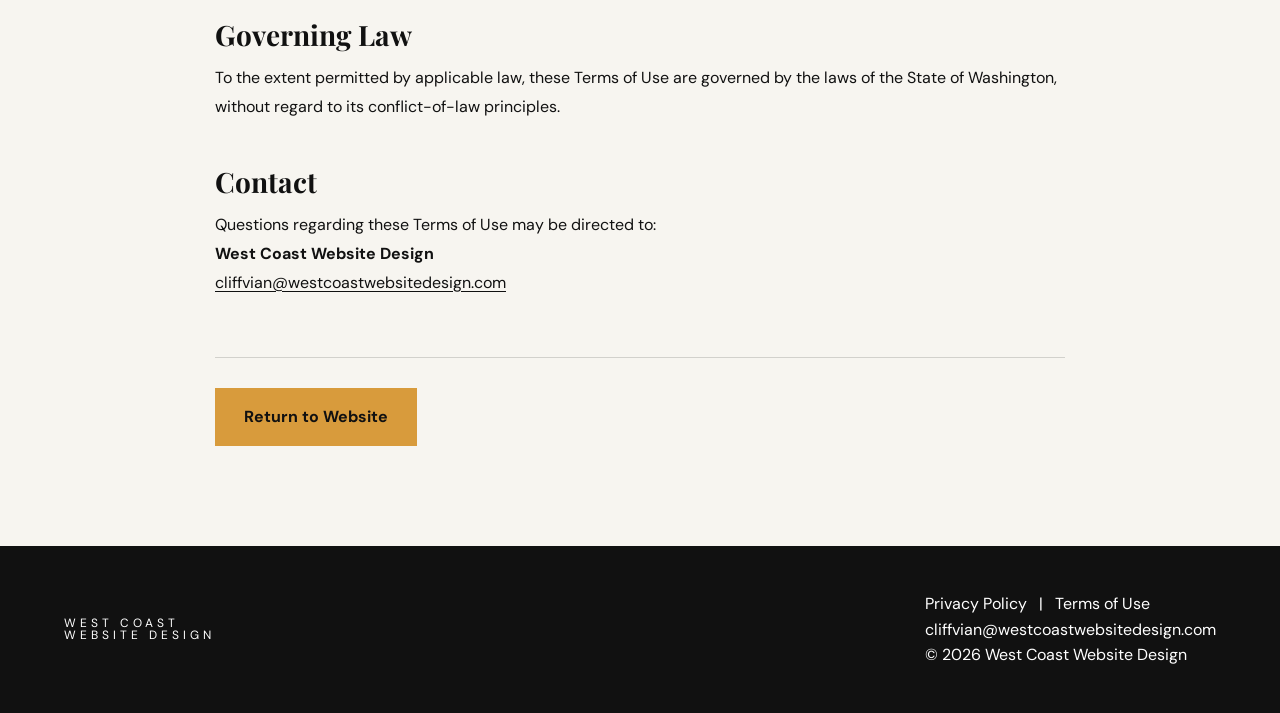
<file: terms.html>
<!DOCTYPE html>
<html lang="en">

<head>

    <meta charset="UTF-8">

    <meta
        name="viewport"
        content="width=device-width, initial-scale=1.0"
    >

    <meta
        name="description"
        content="Terms of Use for West Coast Website Design."
    >

    <title>
        Terms of Use | West Coast Website Design
    </title>

    <link
        rel="preconnect"
        href="https://fonts.googleapis.com"
    >

    <link
        rel="preconnect"
        href="https://fonts.gstatic.com"
        crossorigin
    >

    <link
        href="https://fonts.googleapis.com/css2?family=DM+Sans:wght@400;500;600;700&family=Playfair+Display:wght@600;700&display=swap"
        rel="stylesheet"
    >

    <link
        rel="stylesheet"
        href="style.css"
    >

</head>


<body>


    <!-- ========================================
         NAVIGATION
    ========================================= -->

    <header>

        <div class="container nav-container">

            <a
                href="index.html"
                class="logo"
            >
                <span>WEST COAST</span>
                <span>WEBSITE DESIGN</span>
            </a>


            <nav>

                <a href="index.html">
                    Home
                </a>

                <a href="index.html#services">
                    Services
                </a>

                <a href="index.html#work">
                    Work
                </a>

                <a href="index.html#contact">
                    Contact
                </a>

            </nav>

        </div>

    </header>



    <!-- ========================================
         TERMS OF USE
    ========================================= -->

    <main>

        <section class="legal-page">

            <div class="container legal-container">

                <p class="eyebrow">
                    WEST COAST WEBSITE DESIGN
                </p>


                <h1>
                    Terms of Use
                </h1>


                <p class="legal-updated">
                    Last updated: September 3, 2026
                </p>


                <p>
                    These Terms of Use govern your use of the
                    West Coast Website Design website located at
                    westcoastwebsitedesign.com. By using this website,
                    you agree to these Terms of Use.
                </p>


                <h2>
                    Purpose of This Website
                </h2>


                <p>
                    This website provides general information about
                    West Coast Website Design and the website design
                    and related services that may be offered.
                </p>


                <p>
                    Information displayed on this website is provided
                    for general informational and promotional purposes.
                    Viewing this website or contacting West Coast
                    Website Design does not by itself create a
                    client, contractual, partnership, employment,
                    fiduciary, or other professional relationship.
                </p>


                <h2>
                    Portfolio Concepts and Demonstrations
                </h2>


                <p>
                    Some website designs, business names, layouts,
                    statistics, pricing, service descriptions, images,
                    graphics, testimonials, or other materials displayed
                    in portfolio or demonstration areas of this website
                    may be fictional concepts created solely to
                    demonstrate website design capabilities.
                </p>


                <p>
                    Concept projects are not intended to represent
                    actual clients, completed customer projects,
                    endorsements, business relationships, or actual
                    results unless specifically identified as such.
                </p>


                <p>
                    Any similarities between fictional demonstration
                    businesses and actual businesses are unintended
                    unless otherwise stated.
                </p>


                <h2>
                    No Guarantee of Business Results
                </h2>


                <p>
                    Website design can contribute to a business's
                    online presence, but West Coast Website Design
                    does not guarantee any particular level of website
                    traffic, search engine ranking, sales, leads,
                    revenue, customer acquisition, profitability, or
                    other business result.
                </p>


                <p>
                    Results depend on many factors outside the control
                    of West Coast Website Design, including the
                    client's business, market, competition, pricing,
                    advertising, reputation, content, and ongoing
                    marketing activities.
                </p>


                <h2>
                    Estimates and Service Information
                </h2>


                <p>
                    Any pricing, service descriptions, timelines,
                    examples, or other information displayed on this
                    website are general information unless expressly
                    identified as a binding offer.
                </p>


                <p>
                    Actual project scope, pricing, payment terms,
                    deadlines, deliverables, revisions, ownership,
                    hosting responsibilities, maintenance, and other
                    project terms may be established separately in a
                    written proposal, service agreement, statement of
                    work, invoice, or other written agreement.
                </p>


                <h2>
                    Intellectual Property
                </h2>


                <p>
                    Unless otherwise indicated, the original website
                    design, layout, written content, branding, and
                    other original materials created for this website
                    are owned by or used with permission by West Coast
                    Website Design.
                </p>


                <p>
                    You may view and use this website for ordinary
                    personal or business informational purposes.
                    You may not reproduce, republish, sell, distribute,
                    or commercially exploit substantial portions of
                    the website's original content or design without
                    permission, except as permitted by applicable law.
                </p>


                <h2>
                    Third-Party Materials and Services
                </h2>


                <p>
                    This website may use or link to third-party
                    websites, software, hosting services, fonts,
                    libraries, images, or other resources.
                </p>


                <p>
                    Third-party products and services are governed by
                    their respective owners' terms, licenses, and
                    privacy practices. West Coast Website Design does
                    not control and is not responsible for the
                    availability, security, content, policies, or
                    practices of independent third-party websites or
                    services.
                </p>


                <h2>
                    Acceptable Use
                </h2>


                <p>
                    You agree not to misuse this website or attempt to
                    interfere with its normal operation, security, or
                    availability.
                </p>


                <p>
                    You may not use the website in a manner that
                    violates applicable law, attempts unauthorized
                    access to systems or data, distributes malicious
                    software, or intentionally disrupts services.
                </p>


                <h2>
                    Website Availability and Accuracy
                </h2>


                <p>
                    West Coast Website Design makes reasonable efforts
                    to maintain useful and accurate website content,
                    but does not guarantee that the website will
                    always be available, uninterrupted, error-free,
                    complete, or current.
                </p>


                <p>
                    Website content may be changed, corrected, removed,
                    or updated at any time without notice.
                </p>


                <h2>
                    Disclaimer
                </h2>


                <p>
                    To the extent permitted by applicable law, this
                    website and its general informational content are
                    provided on an "as is" and "as available" basis.
                </p>


                <p>
                    Nothing on this website constitutes legal,
                    financial, tax, accounting, or other professional
                    advice outside the website design and related
                    services expressly agreed to with a client.
                </p>


                <h2>
                    Limitation of Liability
                </h2>


                <p>
                    To the extent permitted by applicable law,
                    West Coast Website Design will not be liable for
                    indirect, incidental, special, consequential, or
                    punitive damages arising solely from use of, or
                    inability to use, this informational website.
                </p>


                <p>
                    Nothing in these Terms is intended to exclude or
                    limit liability that cannot lawfully be excluded
                    or limited.
                </p>


                <h2>
                    Client Projects
                </h2>


                <p>
                    These Terms of Use govern use of this public
                    website. They are not a substitute for the
                    agreement governing a paid client project.
                </p>


                <p>
                    Services provided to a client may be subject to a
                    separate written agreement establishing the rights
                    and responsibilities of West Coast Website Design
                    and the client.
                </p>


                <h2>
                    Privacy
                </h2>


                <p>
                    Information about privacy practices associated
                    with this website is available in the
                    <a href="privacy.html">
                        Privacy Policy
                    </a>.
                </p>


                <h2>
                    Changes to These Terms
                </h2>


                <p>
                    These Terms of Use may be revised as the website
                    or business changes. The "Last updated" date at
                    the top of this page identifies the most recent
                    revision.
                </p>


                <h2>
                    Governing Law
                </h2>


                <p>
                    To the extent permitted by applicable law, these
                    Terms of Use are governed by the laws of the
                    State of Washington, without regard to its
                    conflict-of-law principles.
                </p>


                <h2>
                    Contact
                </h2>


                <p>
                    Questions regarding these Terms of Use may be
                    directed to:
                </p>


                <p>
                    <strong>
                        West Coast Website Design
                    </strong>
                </p>


                <p>
                    <a
                        href="mailto:cliffvian@westcoastwebsitedesign.com"
                    >
                        cliffvian@westcoastwebsitedesign.com
                    </a>
                </p>


                <div class="legal-back">

                    <a
                        href="index.html"
                        class="button primary"
                    >
                        Return to Website
                    </a>

                </div>

            </div>

        </section>

    </main>



    <!-- ========================================
         FOOTER
    ========================================= -->

    <footer>

        <div class="container footer-content">

            <div class="logo">

                <span>WEST COAST</span>
                <span>WEBSITE DESIGN</span>

            </div>


            <div>

                <a href="privacy.html">
                    Privacy Policy
                </a>

                <span>
                    &nbsp; | &nbsp;
                </span>

                <a href="terms.html">
                    Terms of Use
                </a>


                <p>
                    <a
                        href="mailto:cliffvian@westcoastwebsitedesign.com"
                    >
                        cliffvian@westcoastwebsitedesign.com
                    </a>
                </p>


                <p>
                    © 2026 West Coast Website Design
                </p>

            </div>

        </div>

    </footer>


</body>

</html>
</file>
<file: style.css>
@import url('https://fonts.googleapis.com/css2?family=DM+Sans:wght@400;500;600;700&family=Playfair+Display:wght@600;700&display=swap');


/* ========================================
   GLOBAL VARIABLES
======================================== */

:root {
    --dark: #111111;
    --light: #f6f5f1;
    --white: #ffffff;
    --accent: #d89b3c;
    --gray: #6b6b6b;
    --border: #deddd8;
    --max-width: 1180px;
}


/* ========================================
   RESET
======================================== */

* {
    margin: 0;
    padding: 0;
    box-sizing: border-box;
}


html {
    scroll-behavior: smooth;
}


body {
    font-family: "DM Sans", sans-serif;
    color: var(--dark);
    background: var(--light);
    line-height: 1.6;
}


.container {
    width: min(90%, var(--max-width));
    margin: auto;
}


a {
    text-decoration: none;
    color: inherit;
}


button,
input,
textarea {
    font: inherit;
}


h2 {
    font-family: "Playfair Display", serif;
    font-size: clamp(38px, 5vw, 62px);
    line-height: 1.05;
}


.eyebrow {
    color: var(--accent);
    font-size: 12px;
    font-weight: 700;
    letter-spacing: 3px;
    margin-bottom: 20px;
}


.section-heading {
    max-width: 760px;
    margin-bottom: 60px;
}


.section-heading > p:last-child {
    color: var(--gray);
    margin-top: 20px;
    font-size: 17px;
}


/* ========================================
   BUTTONS
======================================== */

.button {
    display: inline-block;
    padding: 15px 28px;
    font-weight: 700;
    border: 1px solid transparent;
    cursor: pointer;
    transition:
        transform 0.2s ease,
        background 0.2s ease,
        color 0.2s ease;
}


.button:hover {
    transform: translateY(-2px);
}


.primary {
    background: var(--accent);
    color: var(--dark);
}


.secondary {
    border-color: white;
    color: white;
}


/* ========================================
   NAVIGATION
======================================== */

.navbar {
    position: fixed;
    top: 0;
    left: 0;
    width: 100%;
    z-index: 1000;
    background: rgba(17, 17, 17, 0.96);
    backdrop-filter: blur(10px);
}


.nav-container {
    height: 82px;
    display: flex;
    align-items: center;
    justify-content: space-between;
}


.logo {
    display: flex;
    flex-direction: column;
    line-height: 1;
    color: white;
}


.logo span {
    font-size: 12px;
    letter-spacing: 4px;
}


.logo strong {
    font-size: 15px;
    letter-spacing: 1px;
    margin-top: 5px;
}


nav {
    display: flex;
    align-items: center;
    gap: 34px;
    color: white;
}


nav a {
    font-size: 14px;
    transition: opacity 0.2s ease;
}


nav a:hover {
    opacity: 0.65;
}


.nav-button {
    border: 1px solid var(--accent);
    padding: 10px 20px;
}


.menu-toggle {
    display: none;
    background: none;
    border: none;
    color: white;
    font-size: 25px;
    cursor: pointer;
}


/* ========================================
   HERO
======================================== */

.hero {
    min-height: 850px;

    background:
        radial-gradient(
            circle at 80% 35%,
            rgba(255, 255, 255, 0.10),
            transparent 30%
        ),
        linear-gradient(
            120deg,
            #111111 0%,
            #262626 55%,
            #555555 100%
        );

    color: white;
    display: flex;
    align-items: center;
    position: relative;
}


.hero-content {
    position: relative;
    z-index: 2;
    padding-top: 80px;
    max-width: 900px;
}


.hero h1 {
    font-family: "Playfair Display", serif;
    font-size: clamp(55px, 8vw, 100px);
    line-height: 0.98;
    max-width: 900px;
}


.hero h1 span {
    display: block;
    color: var(--accent);
}


.hero-text {
    max-width: 650px;
    font-size: 19px;
    margin: 30px 0;
    color: #dddddd;
}


.hero-buttons {
    display: flex;
    gap: 15px;
    flex-wrap: wrap;
}


/* ========================================
   INTRODUCTION
======================================== */

.intro {
    padding: 120px 0;
    background: var(--white);
}


.intro-grid {
    display: grid;
    grid-template-columns: 1fr 1fr;
    gap: 100px;
}


.intro p:not(.eyebrow) {
    color: var(--gray);
    font-size: 18px;
    margin-bottom: 20px;
}


/* ========================================
   SERVICES
======================================== */

.services {
    padding: 120px 0;
}


.service-grid {
    display: grid;
    grid-template-columns: repeat(3, 1fr);
    gap: 1px;
    background: var(--border);
}


.service-card {
    background: var(--light);
    padding: 45px 35px;
    min-height: 260px;
}


.service-number {
    color: var(--accent);
    font-weight: 700;
    margin-bottom: 35px;
}


.service-card h3 {
    font-size: 22px;
    margin-bottom: 12px;
}


.service-card p {
    color: var(--gray);
}


/* ========================================
   PORTFOLIO
======================================== */

.work {
    padding: 120px 0;
    background: #101010;
    color: white;
}


.work-heading {
    margin-bottom: 85px;
}


.work-heading h2 {
    color: white;
}


.work-heading > p:last-child {
    color: #898989;
}


.portfolio-showcase {
    display: flex;
    flex-direction: column;
    gap: 140px;
}


/* ========================================
   PROJECT LAYOUT
======================================== */

.showcase-project {
    display: grid;
    grid-template-columns: 260px minmax(0, 1fr);
    align-items: center;
    gap: 55px;
}


.auto-showcase {
    grid-template-columns: minmax(0, 1fr) 260px;
}


.showcase-description h3 {
    font-family: "Playfair Display", serif;
    font-size: 32px;
    line-height: 1.05;
    margin: 12px 0 18px;
}


.showcase-description h3 span {
    display: block;
    color: #898989;
}


.showcase-description > p:not(.concept-label) {
    color: #858585;
    font-size: 14px;
}


.project-number {
    display: block;
    color: #444444;
    font-family: "Playfair Display", serif;
    font-size: 58px;
    line-height: 1;
    margin-bottom: 18px;
}


.concept-label {
    color: var(--accent);
    font-size: 9px;
    font-weight: 700;
    letter-spacing: 2px;
}


.project-tags {
    display: flex;
    flex-wrap: wrap;
    gap: 7px;
    margin-top: 25px;
}


.project-tags span {
    border: 1px solid #383838;
    color: #a2a2a2;
    font-size: 7px;
    letter-spacing: 0.6px;
    padding: 7px 9px;
    text-transform: uppercase;
}


.site-preview {
    min-width: 0;
    overflow: hidden;
    border-radius: 3px;
    box-shadow: 0 30px 70px rgba(0, 0, 0, 0.45);
}


/* ========================================
   ROOFING WEBSITE
======================================== */

.roofing-preview {
    background: #f5f1e7;
    color: #142a3a;
}


.roofing-preview-nav {
    height: 70px;
    display: flex;
    justify-content: space-between;
    align-items: center;
    background: white;
    padding: 0 28px;
}


.roofing-brand {
    display: flex;
    flex-direction: column;
    line-height: 1;
}


.roofing-brand strong {
    font-size: 17px;
    letter-spacing: 1px;
}


.roofing-brand small {
    margin-top: 5px;
    font-size: 6px;
    letter-spacing: 2px;
}


.roofing-phone {
    display: flex;
    flex-direction: column;
    text-align: right;
}


.roofing-phone small {
    color: #89939b;
    font-size: 6px;
    letter-spacing: 1.5px;
}


.roofing-phone strong {
    color: #d79429;
    font-size: 12px;
}


.roofing-preview-hero {
    min-height: 355px;
    display: grid;
    grid-template-columns: minmax(0, 1.7fr) minmax(170px, 0.7fr);

    background:
        linear-gradient(
            115deg,
            #102738 0%,
            #1e4056 55%,
            #476778 100%
        );
}


.roofing-main {
    padding: 56px 48px;
    color: white;
}


.roofing-kicker {
    color: #e0a23e;
    font-size: 7px;
    font-weight: 700;
    letter-spacing: 2px;
}


.roofing-main h4 {
    font-family: "Playfair Display", serif;
    font-size: clamp(40px, 6vw, 68px);
    line-height: 0.91;
    margin: 15px 0 18px;
}


.roofing-main > p {
    color: #cfdae0;
    max-width: 390px;
    font-size: 11px;
}


.roofing-preview-actions {
    display: flex;
    align-items: center;
    gap: 18px;
    margin-top: 28px;
}


.preview-cta {
    display: inline-block;
    padding: 11px 15px;
    background: #dc9b32;
    color: #142a3a;
    font-size: 7px;
    font-weight: 700;
    letter-spacing: 1px;
}


.review-proof {
    font-size: 8px;
    color: #f4ddac;
}


.roofing-feature-panel {
    margin: 30px;
    padding: 25px;
    background: rgba(255, 255, 255, 0.93);
    color: #142a3a;
    align-self: center;
}


.roofing-feature-panel > small {
    display: block;
    color: #9b7a3d;
    font-size: 6px;
    letter-spacing: 1.5px;
    margin-bottom: 20px;
}


.roofing-feature-panel div {
    padding: 12px 0;
    border-top: 1px solid #dedbd3;
}


.roofing-feature-panel strong {
    display: block;
    font-family: "Playfair Display", serif;
    font-size: 23px;
}


.roofing-feature-panel span {
    color: #727272;
    font-size: 7px;
}


.roofing-services-bar {
    display: grid;
    grid-template-columns: repeat(4, 1fr);
    background: white;
}


.roofing-services-bar span {
    padding: 17px 7px;
    text-align: center;
    border-right: 1px solid #ececec;
    font-size: 6px;
    font-weight: 700;
    letter-spacing: 0.8px;
}


/* ========================================
   AUTO DETAIL WEBSITE
======================================== */

.auto-preview {
    background: #050505;
    color: white;
}


.auto-preview-nav {
    height: 63px;
    display: flex;
    align-items: center;
    padding: 0 27px;
    border-bottom: 1px solid #202020;
}


.auto-preview-logo {
    font-size: 17px;
    font-weight: 700;
    letter-spacing: 1px;
}


.auto-preview-logo span {
    color: #686868;
    font-weight: 400;
}


.auto-preview-links {
    margin-left: auto;
    color: #737373;
    font-size: 6px;
    letter-spacing: 1.1px;
}


.auto-nav-cta {
    margin-left: 22px;
    border: 1px solid #eeeeee;
    padding: 7px 10px;
    font-size: 6px;
    letter-spacing: 1px;
}


.auto-preview-hero {
    min-height: 430px;
    position: relative;
    overflow: hidden;

    background:
        radial-gradient(
            circle at 70% 50%,
            #393939 0%,
            #171717 34%,
            #050505 72%
        );
}


.auto-glow {
    position: absolute;
    width: 420px;
    height: 420px;
    right: -50px;
    top: 20px;
    border-radius: 50%;
    border: 1px solid rgba(255, 255, 255, 0.05);
    box-shadow:
        0 0 100px rgba(255, 255, 255, 0.05),
        inset 0 0 100px rgba(255, 255, 255, 0.03);
}


.auto-large-type {
    position: absolute;
    right: -9px;
    top: 34px;
    font-size: clamp(75px, 12vw, 150px);
    line-height: 1;
    font-weight: 700;
    letter-spacing: -8px;
    color: rgba(255, 255, 255, 0.025);
}


.auto-preview-copy {
    position: relative;
    z-index: 4;
    padding: 67px 45px;
}


.auto-preview-copy > p {
    color: #8e8e8e;
    font-size: 7px;
    letter-spacing: 2.2px;
}


.auto-preview-copy h4 {
    font-size: clamp(44px, 7vw, 82px);
    line-height: 0.84;
    letter-spacing: -4px;
    margin: 16px 0 20px;
}


.auto-preview-copy > span {
    display: block;
    color: #858585;
    max-width: 260px;
    font-size: 10px;
}


.auto-preview-copy > strong {
    display: inline-block;
    margin-top: 26px;
    padding-bottom: 4px;
    border-bottom: 1px solid white;
    font-size: 8px;
    letter-spacing: 1.2px;
}


.auto-package {
    position: absolute;
    z-index: 5;
    width: 175px;
    right: 35px;
    bottom: 32px;
    background: #f1f1ed;
    color: #101010;
    padding: 20px;
}


.auto-package > span {
    color: #999999;
    font-size: 5px;
    letter-spacing: 1.4px;
}


.auto-package h5 {
    font-size: 16px;
    line-height: 0.95;
    margin: 7px 0;
}


.auto-package p {
    color: #777777;
    font-size: 7px;
}


.auto-package strong {
    display: block;
    margin-top: 14px;
    font-size: 9px;
}


.auto-line {
    position: absolute;
    height: 1px;
    background: linear-gradient(
        90deg,
        transparent,
        rgba(255, 255, 255, 0.23),
        transparent
    );
    transform: rotate(-14deg);
}


.auto-line-one {
    width: 480px;
    right: -100px;
    bottom: 145px;
}


.auto-line-two {
    width: 370px;
    right: -30px;
    bottom: 105px;
}


.auto-line-three {
    width: 260px;
    right: 40px;
    bottom: 68px;
}


/* ========================================
   LANDSCAPING WEBSITE
======================================== */

.landscape-preview {
    color: #294a36;
    background: #f5efe1;
}


.landscape-preview-nav {
    min-height: 73px;
    padding: 15px 27px;
    display: flex;
    justify-content: space-between;
    align-items: center;
    background: #fbf7ee;
}


.landscape-preview-brand {
    display: flex;
    align-items: center;
    gap: 10px;
}


.landscape-mark {
    display: flex;
    align-items: center;
    justify-content: center;
    width: 31px;
    height: 31px;
    border-radius: 50%;
    background: #5a7857;
    color: white;
    font-family: "Playfair Display", serif;
}


.landscape-preview-brand > div {
    display: flex;
    flex-direction: column;
    line-height: 1;
}


.landscape-preview-brand strong {
    font-size: 12px;
    letter-spacing: 1.2px;
}


.landscape-preview-brand small {
    margin-top: 4px;
    font-size: 5px;
    letter-spacing: 1.6px;
}


.landscape-preview-links {
    font-size: 6px;
    font-weight: 700;
    letter-spacing: 0.8px;
}


.landscape-preview-body {
    display: grid;
    grid-template-columns: 1fr 1.15fr;
    min-height: 370px;
}


.landscape-preview-copy {
    padding: 53px 38px;
}


.landscape-preview-copy > span:first-child {
    color: #829278;
    font-size: 7px;
    font-weight: 700;
    letter-spacing: 1.8px;
}


.landscape-preview-copy h4 {
    font-family: "Playfair Display", serif;
    font-size: clamp(38px, 5vw, 61px);
    line-height: 0.93;
    margin: 16px 0 19px;
}


.landscape-preview-copy p {
    color: #718074;
    font-size: 10px;
    max-width: 310px;
}


.landscape-preview-button {
    display: inline-block;
    margin-top: 24px;
    padding: 11px 15px;
    background: #395c43;
    color: white;
    font-size: 7px;
    font-weight: 700;
    letter-spacing: 1px;
}


.landscape-service-cards {
    display: grid;
    grid-template-columns: repeat(3, 1fr);
    gap: 9px;
    padding: 48px 27px;
    align-items: center;

    background:
        linear-gradient(
            140deg,
            #cfd9bd 0%,
            #8fa87b 100%
        );
}


.landscape-service-card {
    min-height: 180px;
    padding: 22px 16px;
    background: rgba(250, 247, 238, 0.88);
    display: flex;
    flex-direction: column;
    justify-content: flex-end;
}


.landscape-service-card.featured {
    min-height: 225px;
    background: #335842;
    color: white;
}


.landscape-service-card > span {
    margin-bottom: auto;
    color: #9b9b81;
    font-family: "Playfair Display", serif;
    font-size: 21px;
}


.landscape-service-card.featured > span {
    color: #a9bfa6;
}


.landscape-service-card strong {
    font-family: "Playfair Display", serif;
    font-size: 15px;
    line-height: 1.05;
}


.landscape-service-card p {
    margin-top: 8px;
    color: #848475;
    font-size: 7px;
}


.landscape-service-card.featured p {
    color: #bdccbc;
}


.landscape-footer-message {
    min-height: 58px;
    background: white;
    display: flex;
    align-items: center;
    justify-content: space-between;
    padding: 0 28px;
}


.landscape-footer-message span {
    color: #929292;
    font-size: 6px;
    letter-spacing: 1.4px;
}


.landscape-footer-message strong {
    font-size: 8px;
}


/* ========================================
   PORTFOLIO RESPONSIVE
======================================== */

@media (max-width: 950px) {

    .showcase-project,
    .auto-showcase {
        grid-template-columns: 1fr;
        gap: 28px;
    }


    .auto-preview {
        order: 2;
    }


    .auto-description {
        order: 1;
    }

}


@media (max-width: 650px) {

    .portfolio-showcase {
        gap: 95px;
    }


    .project-number {
        font-size: 44px;
    }


    .showcase-description h3 {
        font-size: 27px;
    }


    /* ROOFING */

    .roofing-preview-hero {
        grid-template-columns: 1fr;
    }


    .roofing-main {
        padding: 42px 27px;
    }


    .roofing-main h4 {
        font-size: 46px;
    }


    .roofing-feature-panel {
        margin: 0;
        padding: 24px 27px;
        display: grid;
        grid-template-columns: repeat(3, 1fr);
        gap: 12px;
    }


    .roofing-feature-panel > small {
        grid-column: 1 / -1;
    }


    .roofing-feature-panel div {
        padding: 8px 0;
    }


    .roofing-feature-panel strong {
        font-size: 18px;
    }


    .roofing-services-bar {
        grid-template-columns: repeat(2, 1fr);
    }


    /* AUTO */

    .auto-preview-links {
        display: none;
    }


    .auto-preview-copy {
        padding: 50px 26px 190px;
    }


    .auto-preview-copy h4 {
        font-size: 50px;
        letter-spacing: -2px;
    }


    .auto-package {
        left: 26px;
        right: auto;
        bottom: 25px;
    }


    /* LANDSCAPING */

    .landscape-preview-links {
        display: none;
    }


    .landscape-preview-body {
        grid-template-columns: 1fr;
    }


    .landscape-preview-copy {
        padding: 43px 28px;
    }


    .landscape-preview-copy h4 {
        font-size: 46px;
    }


    .landscape-service-cards {
        padding: 28px 18px;
    }


    .landscape-service-card {
        min-height: 150px;
        padding: 16px 10px;
    }


    .landscape-service-card.featured {
        min-height: 185px;
    }


    .landscape-service-card strong {
        font-size: 12px;
    }


    .landscape-footer-message {
        flex-direction: column;
        align-items: flex-start;
        justify-content: center;
        gap: 4px;
        padding: 14px 22px;
    }

}


/* ========================================
   ABOUT
======================================== */

.about {
    padding: 120px 0;
    background: var(--white);
}


.about-grid {
    display: grid;
    grid-template-columns: 1fr 1fr;
    gap: 100px;
}


.about-text {
    color: var(--gray);
    font-size: 18px;
}


.about-text p {
    margin-bottom: 25px;
}


.about-points {
    display: grid;
    grid-template-columns: 1fr 1fr;
    gap: 15px;
    color: var(--dark);
    font-weight: 600;
    font-size: 15px;
    margin-top: 35px;
}


/* ========================================
   CALL TO ACTION
======================================== */

.cta {
    padding: 140px 0;
    background: var(--accent);
    text-align: center;
}


.cta .eyebrow {
    color: var(--dark);
}


.cta h2 {
    margin-bottom: 40px;
}


.cta .primary {
    background: var(--dark);
    color: white;
}


/* ========================================
   CONTACT
======================================== */

.contact {
    padding: 120px 0;
}


.contact-grid {
    display: grid;
    grid-template-columns: 1fr 1fr;
    gap: 100px;
}


.contact-grid > div > p:not(.eyebrow) {
    color: var(--gray);
    font-size: 18px;
    margin-top: 25px;
    max-width: 500px;
}


.direct-contact {
    margin-top: 35px;
}


.direct-contact p {
    margin: 0 0 7px;
    color: var(--dark);
    font-size: 13px;
    font-weight: 700;
}


.direct-contact a {
    color: #b8791e;
    font-weight: 700;
    word-break: break-word;
}


.direct-contact a:hover {
    text-decoration: underline;
}


form {
    display: flex;
    flex-direction: column;
    gap: 20px;
}


label {
    font-size: 13px;
    font-weight: 700;
}


input,
textarea {
    display: block;
    width: 100%;
    border: 1px solid var(--border);
    background: white;
    padding: 15px;
    margin-top: 7px;
    font: inherit;
}


input:focus,
textarea:focus {
    outline: 2px solid rgba(216, 155, 60, 0.28);
    border-color: var(--accent);
}


textarea {
    resize: vertical;
}


form .button {
    width: fit-content;
    border: none;
}


/* ========================================
   FOOTER
======================================== */

footer {
    background: var(--dark);
    color: white;
    padding: 45px 0;
}


.footer-content {
    display: flex;
    justify-content: space-between;
    align-items: center;
    gap: 25px;
}


.footer-contact {
    text-align: right;
}


.footer-contact a {
    font-size: 12px;
    color: var(--accent);
}


.footer-contact p {
    margin-top: 6px;
    color: #888888;
    font-size: 11px;
}


/* ========================================
   TABLET
======================================== */

@media (max-width: 950px) {

    .concept-project,
    .concept-project:nth-child(even) {
        grid-template-columns: 1fr;
        gap: 30px;
    }


    .concept-project:nth-child(even) .concept-info,
    .concept-project:nth-child(even) .concept-browser {
        grid-column: auto;
        grid-row: auto;
    }


    .concept-project:nth-child(even) .concept-info {
        order: 1;
    }


    .concept-project:nth-child(even) .concept-browser {
        order: 2;
    }

}


/* ========================================
   MOBILE
======================================== */

@media (max-width: 800px) {

    nav {
        display: none;
    }


    nav.mobile-open {
        display: flex;
        position: absolute;
        top: 82px;
        left: 0;
        width: 100%;
        flex-direction: column;
        align-items: stretch;
        gap: 0;
        background: #111111;
        padding: 12px 5% 18px;
        border-top: 1px solid #333333;
    }


    nav.mobile-open a {
        padding: 14px 5px;
        border-bottom: 1px solid #292929;
    }


    nav.mobile-open .nav-button {
        margin-top: 10px;
        text-align: center;
        border: 1px solid var(--accent);
    }


    .menu-toggle {
        display: block;
    }


    .hero {
        min-height: 750px;
    }


    .intro-grid,
    .about-grid,
    .contact-grid {
        grid-template-columns: 1fr;
        gap: 50px;
    }


    .service-grid {
        grid-template-columns: 1fr;
    }


    .about-points {
        grid-template-columns: 1fr;
    }


    .roofing-content {
        grid-template-columns: 1fr;
    }


    .roofing-copy {
        min-height: 285px;
    }


    .roofing-visual {
        min-height: 230px;
    }


    .roofing-links {
        display: none;
    }


    .auto-hero {
        min-height: 430px;
    }


    .auto-copy {
        left: 25px;
        top: 42px;
    }


    .auto-car {
        width: 75%;
        right: -8%;
        bottom: 60px;
    }


    .auto-service-card {
        left: 25px;
        right: auto;
        bottom: 20px;
    }


    .auto-menu {
        display: none;
    }


    .landscape-layout {
        grid-template-columns: 1fr;
    }


    .landscape-copy {
        padding: 40px 30px;
    }


    .landscape-visual {
        min-height: 280px;
    }


    .landscape-links {
        display: none;
    }


    .footer-content {
        flex-direction: column;
        align-items: flex-start;
    }


    .footer-contact {
        text-align: left;
    }

}


/* ========================================
   SMALL PHONES
======================================== */

@media (max-width: 500px) {

    .container {
        width: 90%;
    }


    .hero h1 {
        font-size: 48px;
    }


    .hero-text {
        font-size: 16px;
    }


    .intro,
    .services,
    .work,
    .about,
    .contact {
        padding: 85px 0;
    }


    .cta {
        padding: 100px 0;
    }


    .concept-showcase {
        gap: 85px;
    }


    .concept-info h3 {
        font-size: 26px;
    }


    .roofing-topbar {
        padding: 7px 13px;
    }


    .roofing-nav {
        padding: 14px 13px;
    }


    .roofing-copy {
        padding: 40px 25px;
    }


    .roofing-copy h4 {
        font-size: 42px;
    }


    .roofing-trust div {
        padding: 14px 6px;
    }


    .roofing-trust strong {
        font-size: 14px;
    }


    .roofing-trust span {
        font-size: 5px;
    }


    .auto-navigation {
        padding: 0 15px;
    }


    .auto-copy h4 {
        font-size: 45px;
    }


    .auto-car {
        width: 90%;
        right: -25%;
    }


    .landscape-navigation {
        padding: 15px;
    }


    .landscape-copy h4 {
        font-size: 47px;
    }

}


/* ========================================
   LEGAL PAGES
========================================= */

.legal-page {
    padding: 150px 0 100px;
    background: #f7f5f0;
}

.legal-container {
    max-width: 850px;
}

.legal-page h1 {
    font-family: "Playfair Display", serif;
    font-size: clamp(3rem, 7vw, 5.5rem);
    line-height: 1;
    margin: 15px 0 20px;
}

.legal-updated {
    margin-bottom: 50px;
    font-size: 0.9rem;
    opacity: 0.65;
}

.legal-page h2 {
    font-family: "Playfair Display", serif;
    font-size: 1.75rem;
    margin-top: 45px;
    margin-bottom: 15px;
}

.legal-page p,
.legal-page li {
    line-height: 1.8;
}

.legal-page ul {
    margin: 20px 0;
    padding-left: 25px;
}

.legal-page li {
    margin-bottom: 8px;
}

.legal-page a:not(.button) {
    color: inherit;
    text-decoration: underline;
    text-underline-offset: 3px;
}

.legal-back {
    margin-top: 60px;
    padding-top: 30px;
    border-top: 1px solid rgba(0, 0, 0, 0.15);
}

@media (max-width: 768px) {

    .legal-page {
        padding: 120px 0 70px;
    }

    .legal-page h1 {
        font-size: 3rem;
    }

    .legal-page h2 {
        font-size: 1.5rem;
    }

}


/* ========================================
   PORTFOLIO CONCEPT PHOTOGRAPHY
========================================= */

.concept-photo-wrapper {
    position: relative;
    overflow: hidden;
    isolation: isolate;
}

.concept-photo {
    position: absolute;
    inset: 0;
    width: 100%;
    height: 100%;
    object-fit: cover;
    z-index: 0;
}

.concept-photo-overlay {
    position: absolute;
    inset: 0;
    z-index: 1;
    background:
        linear-gradient(
            90deg,
            rgba(10, 10, 10, 0.88) 0%,
            rgba(10, 10, 10, 0.66) 45%,
            rgba(10, 10, 10, 0.25) 100%
        );
}

.concept-photo-content {
    position: relative;
    z-index: 2;
}


/* ----------------------------------------
   ROOFING CONCEPT
----------------------------------------- */

.roofing-concept-photo {
    object-position: center center;
}

.roofing-preview-hero {
    min-height: 430px;
}

.roofing-preview-hero .roofing-main,
.roofing-preview-hero .roofing-feature-panel {
    position: relative;
    z-index: 2;
}

.roofing-preview-hero .roofing-main {
    color: #ffffff;
}

.roofing-preview-hero .roofing-main p {
    color: rgba(255, 255, 255, 0.85);
}

.roofing-preview-hero .roofing-kicker {
    color: rgba(255, 255, 255, 0.82);
}

.roofing-preview-hero .review-proof {
    color: #ffffff;
}


/* ----------------------------------------
   AUTO DETAIL CONCEPT
----------------------------------------- */

.auto-concept-photo {
    object-position: center center;
}

.auto-photo-overlay {
    background:
        linear-gradient(
            90deg,
            rgba(0, 0, 0, 0.90) 0%,
            rgba(0, 0, 0, 0.64) 48%,
            rgba(0, 0, 0, 0.36) 100%
        );
}

.auto-preview-hero {
    min-height: 470px;
}

.auto-preview-hero .auto-glow,
.auto-preview-hero .auto-large-type,
.auto-preview-hero .auto-preview-copy,
.auto-preview-hero .auto-package,
.auto-preview-hero .auto-line {
    position: relative;
    z-index: 2;
}


/* ----------------------------------------
   LANDSCAPING CONCEPT
----------------------------------------- */

.landscape-concept-photo {
    object-position: center center;
}

.landscape-photo-overlay {
    background:
        linear-gradient(
            90deg,
            rgba(19, 37, 24, 0.90) 0%,
            rgba(19, 37, 24, 0.68) 48%,
            rgba(19, 37, 24, 0.34) 100%
        );
}

.landscape-preview-body {
    min-height: 430px;
}

.landscape-preview-body .landscape-preview-copy,
.landscape-preview-body .landscape-service-cards {
    position: relative;
    z-index: 2;
}

.landscape-preview-body .landscape-preview-copy,
.landscape-preview-body .landscape-preview-copy p {
    color: #ffffff;
}


/* ----------------------------------------
   MOBILE PORTFOLIO PHOTOGRAPHY
----------------------------------------- */

@media (max-width: 768px) {

    .roofing-preview-hero,
    .auto-preview-hero,
    .landscape-preview-body {
        min-height: 520px;
    }

    .concept-photo-overlay,
    .auto-photo-overlay,
    .landscape-photo-overlay {
        background:
            linear-gradient(
                180deg,
                rgba(0, 0, 0, 0.76) 0%,
                rgba(0, 0, 0, 0.62) 55%,
                rgba(0, 0, 0, 0.76) 100%
            );
    }

    .roofing-concept-photo {
        object-position: center center;
    }

    .auto-concept-photo {
        object-position: 58% center;
    }

    .landscape-concept-photo {
        object-position: 46% center;
    }

}
</file>
